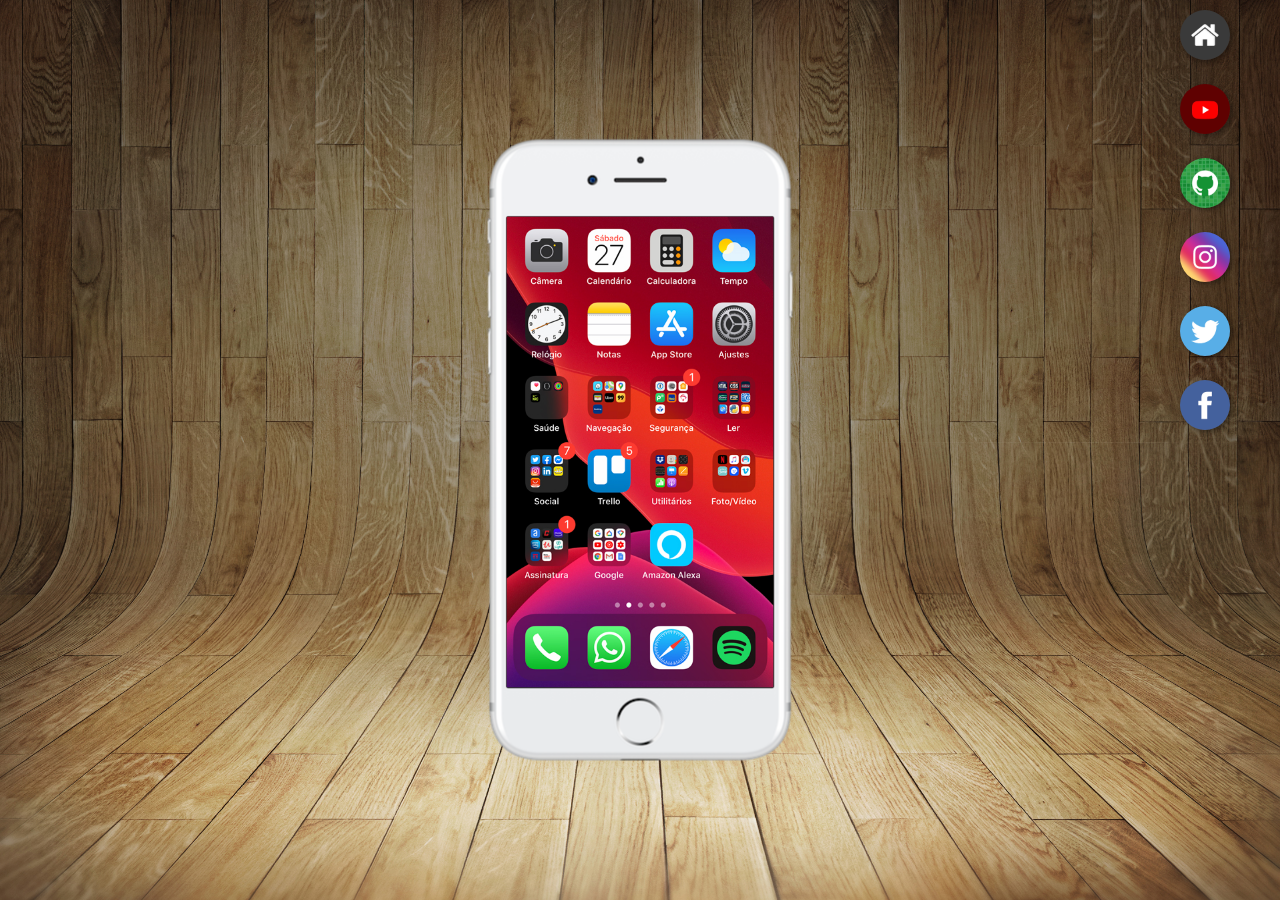
<file: index.html>
<!DOCTYPE html>
<html lang="pt-br">
<head>
    <meta charset="UTF-8">
    <meta name="viewport" content="width=device-width, initial-scale=1.0">
    <link rel="shortcut icon" href="favicon.ico" type="image/x-icon">
    <link rel="stylesheet" href="estilos/style.css">

    <title>Projeto Redes Sociais</title>
</head>
<body>
    <main>
        <section id="telefone">
            <iframe src="home.html" name="tela" id="tela" frameborder="0">Seu navegador não é compatível com isso.</iframe>
        </section>
        <section id="redes-sociais">
            <a href="home.html" target="tela"><img src="imagens/logo-home.jpg" alt="Home"></a><br>
            <a href="youtube.html" target="tela"><img src="imagens/logo-youtube.jpg" alt="YouTube"></a><br>
            <a href="github.html" target="tela"><img src="imagens/logo-github.jpg" alt="GitHob"></a><br>
            <a href="instagram.html" target="tela"><img src="imagens/logo-instagram.jpg" alt="Instagram"></a><br>
            <a href="twitter.html" target="tela"><img src="imagens/logo-twitter.jpg" alt="Twitter"></a><br>
            <a href="facebook.html" target="tela"><img src="imagens/logo-facebook.jpg" alt="Facebook"></a>
        </section>
    </main>
</body>
</html>
</file>
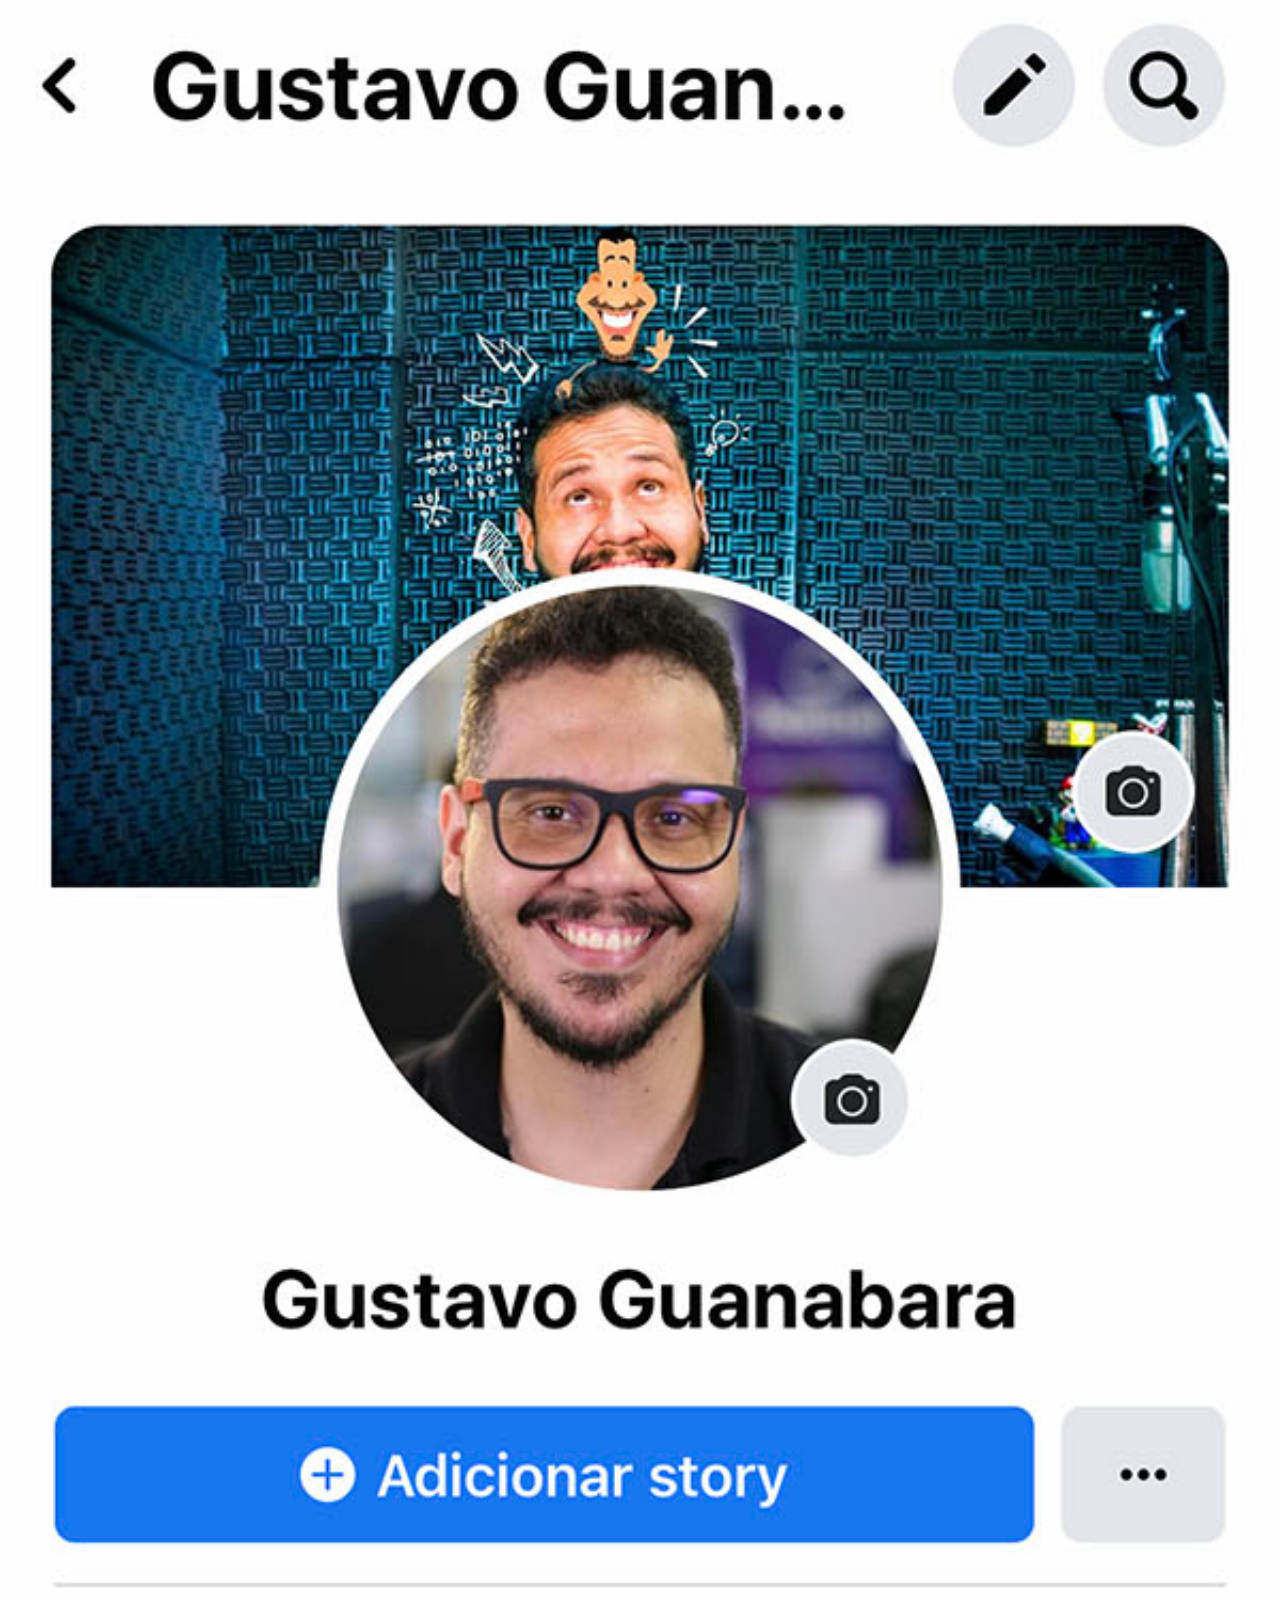
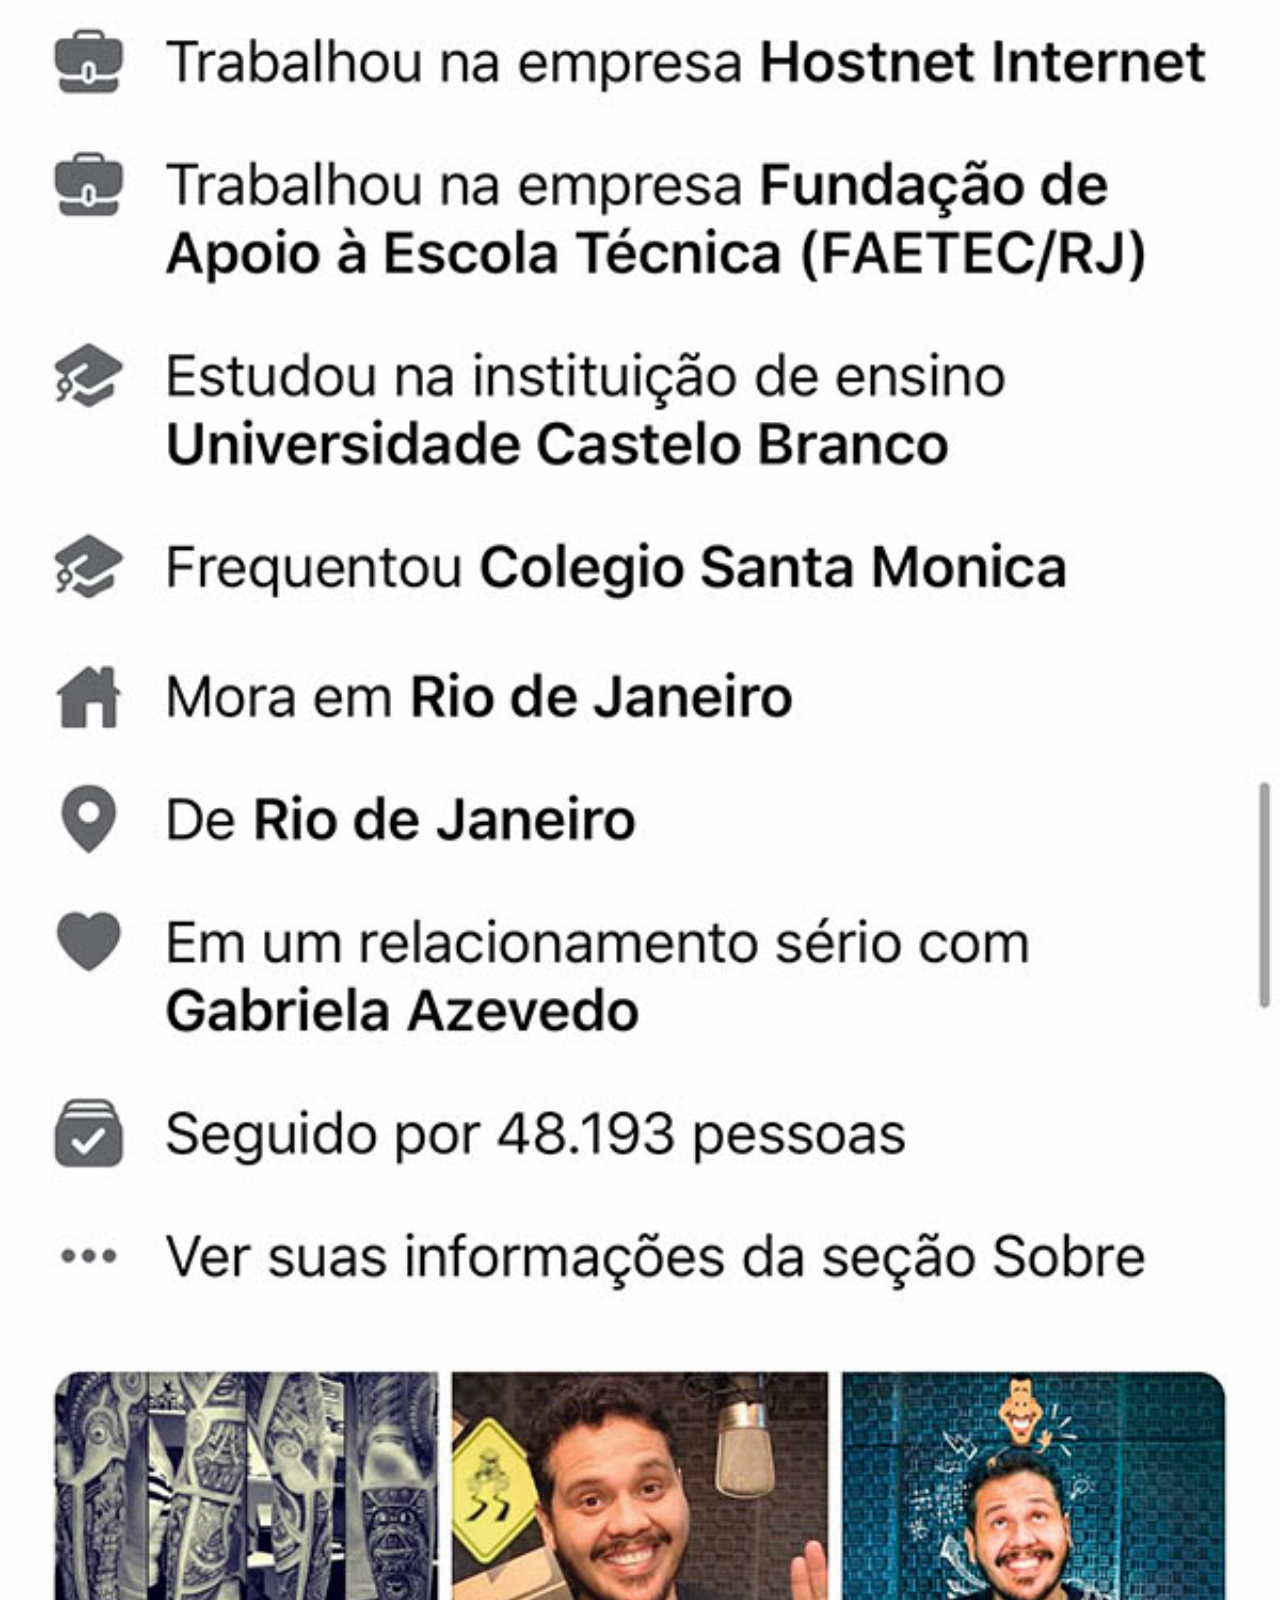
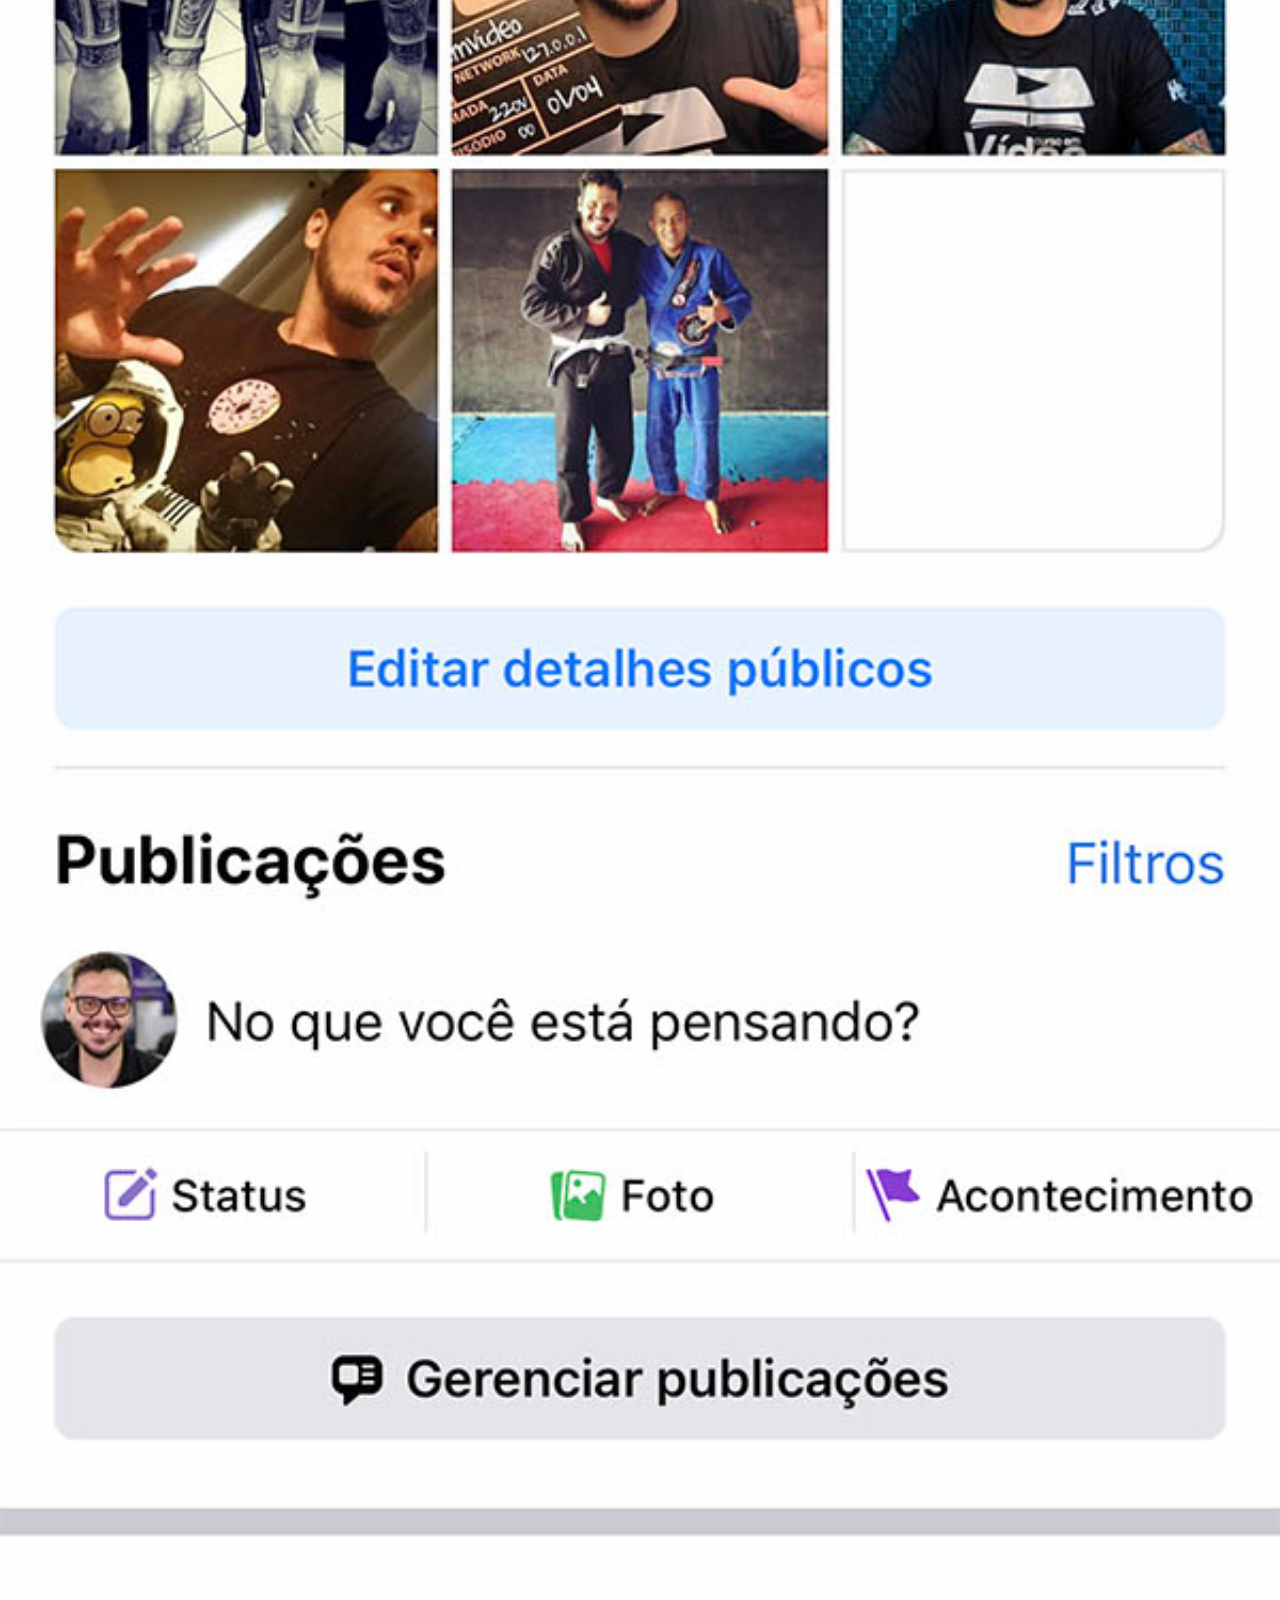
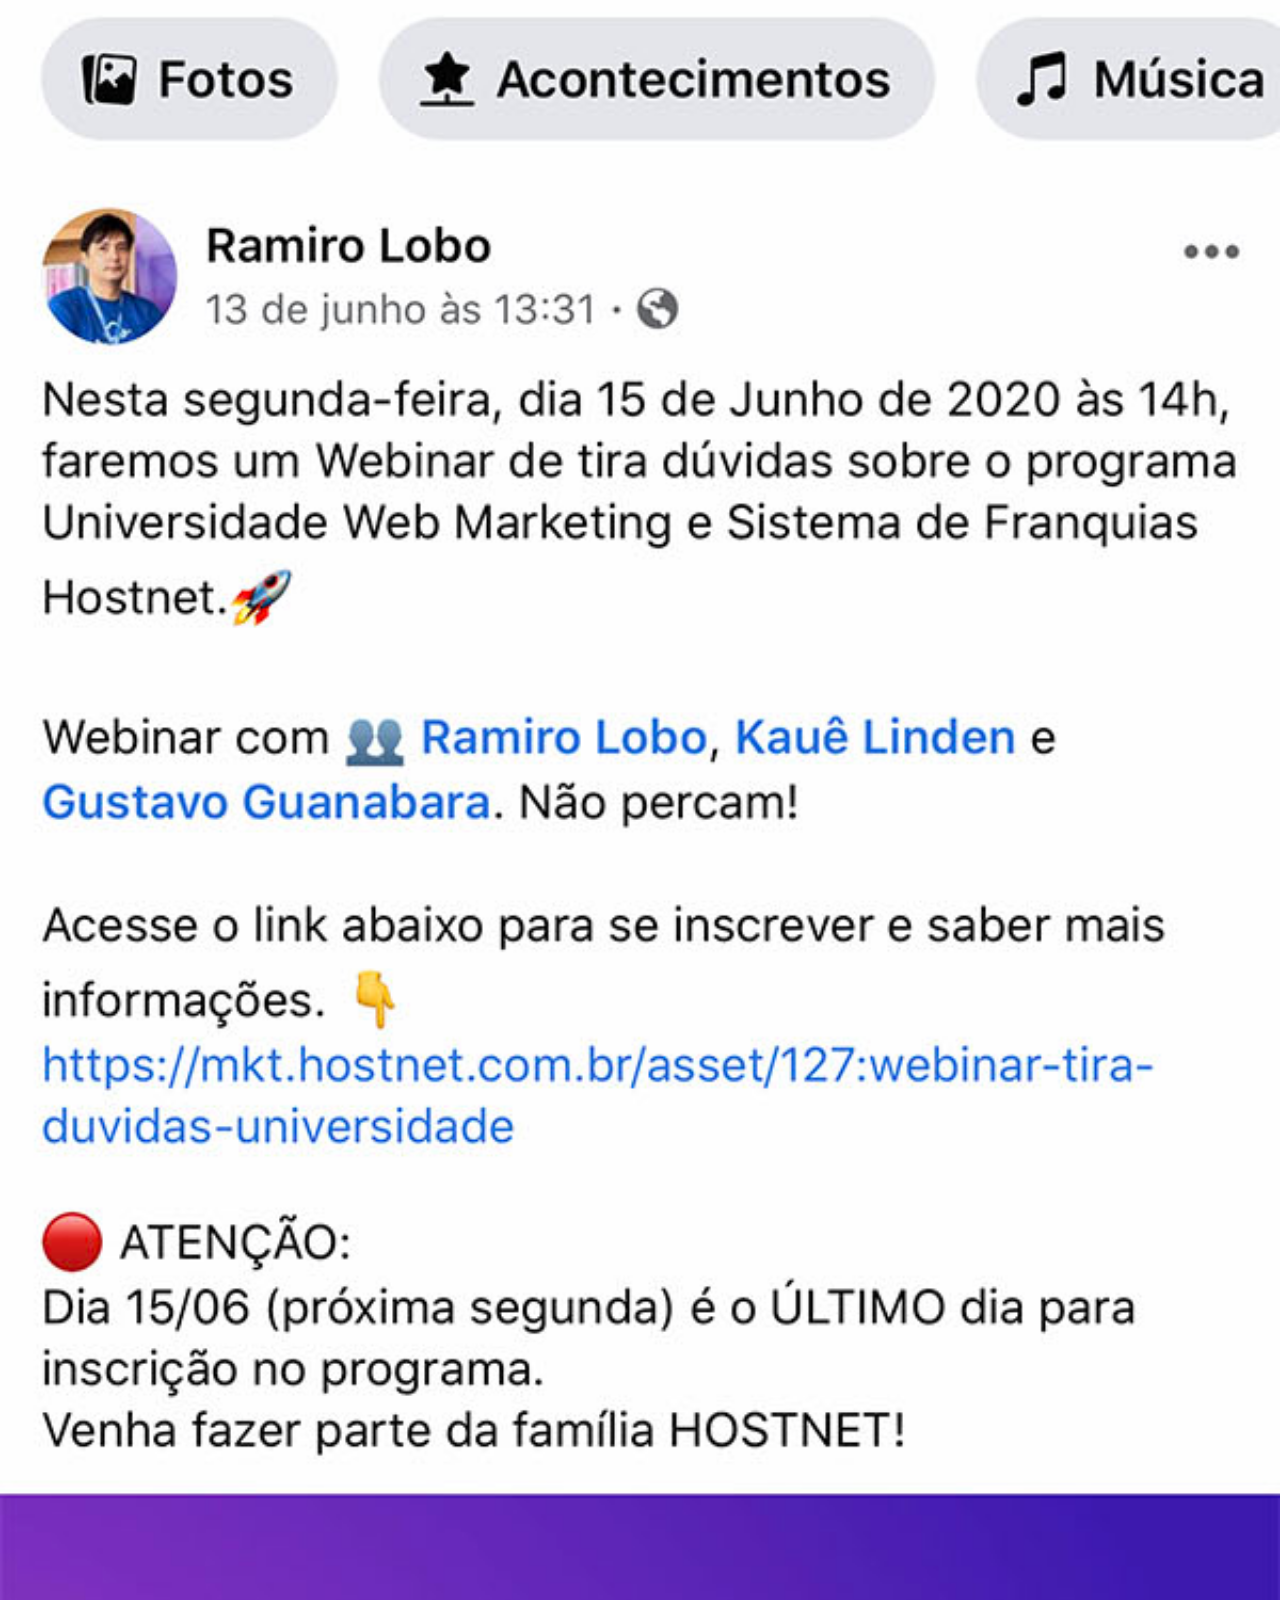
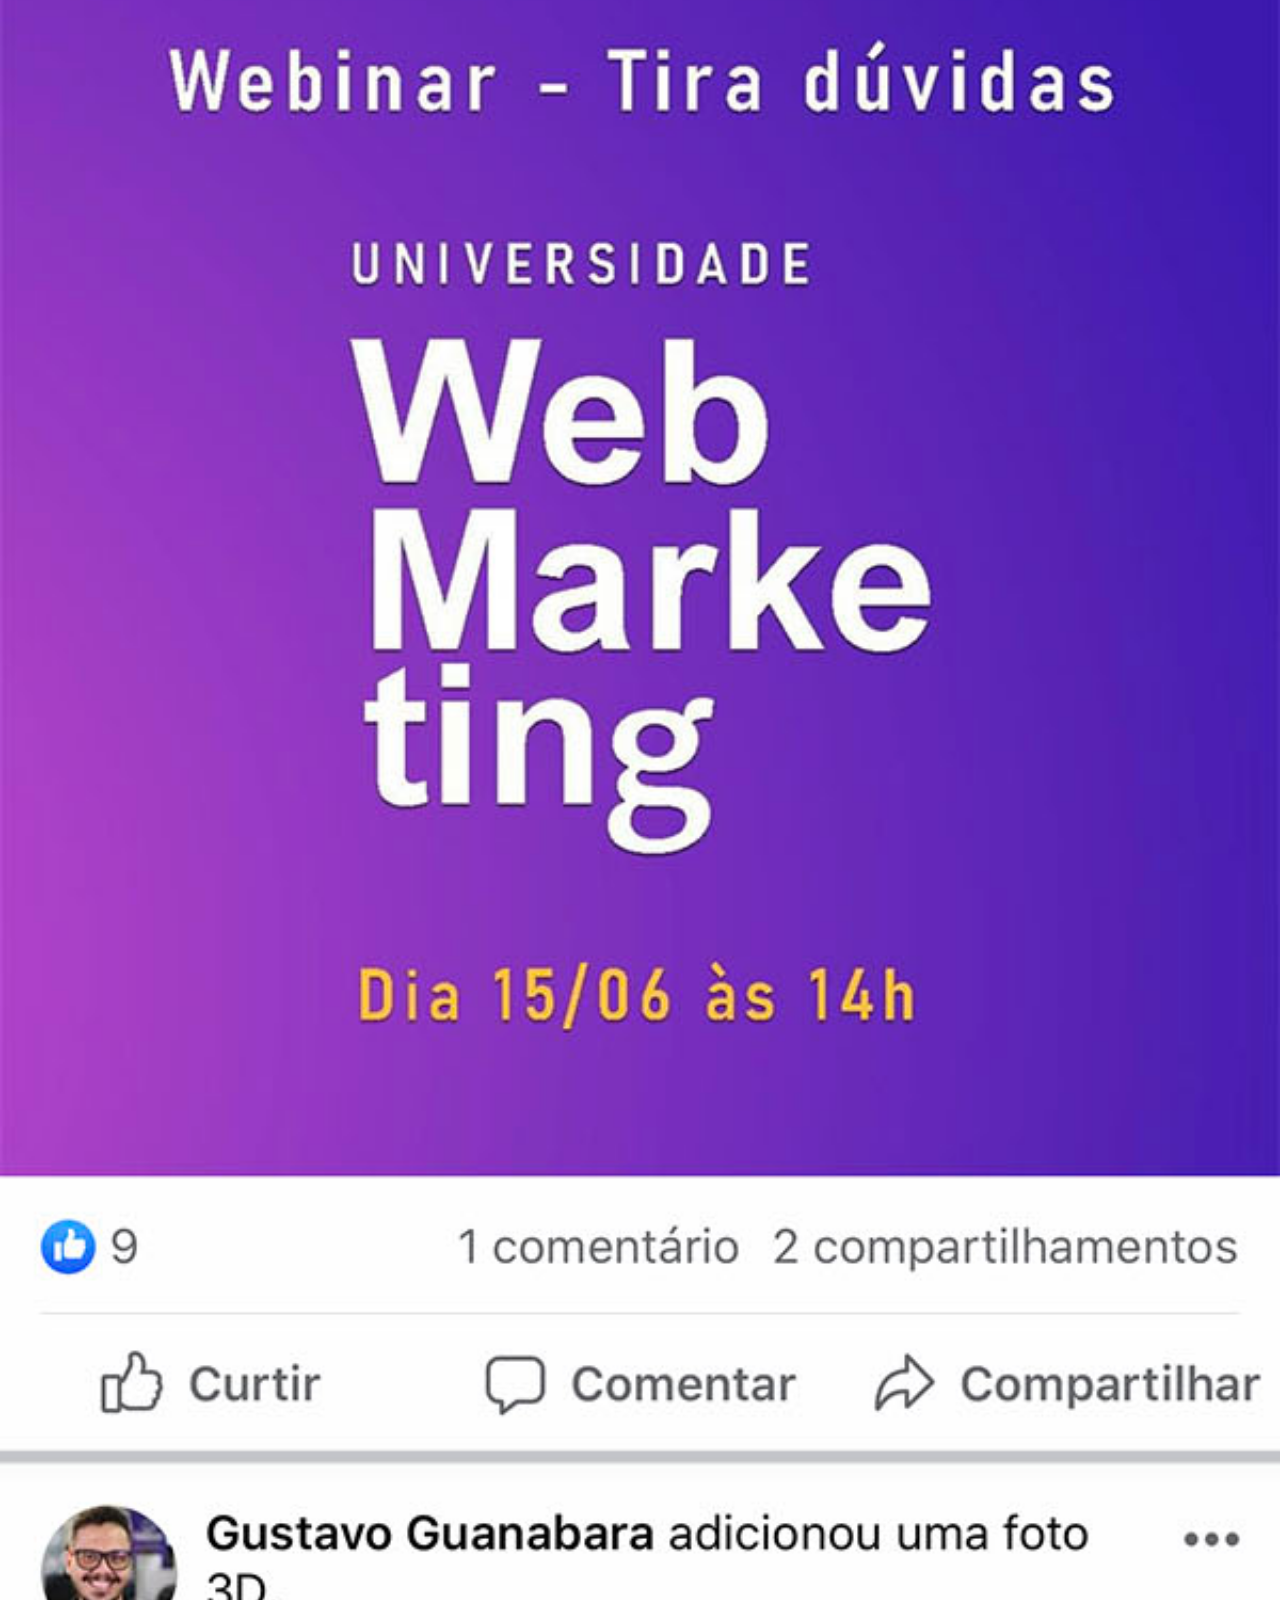
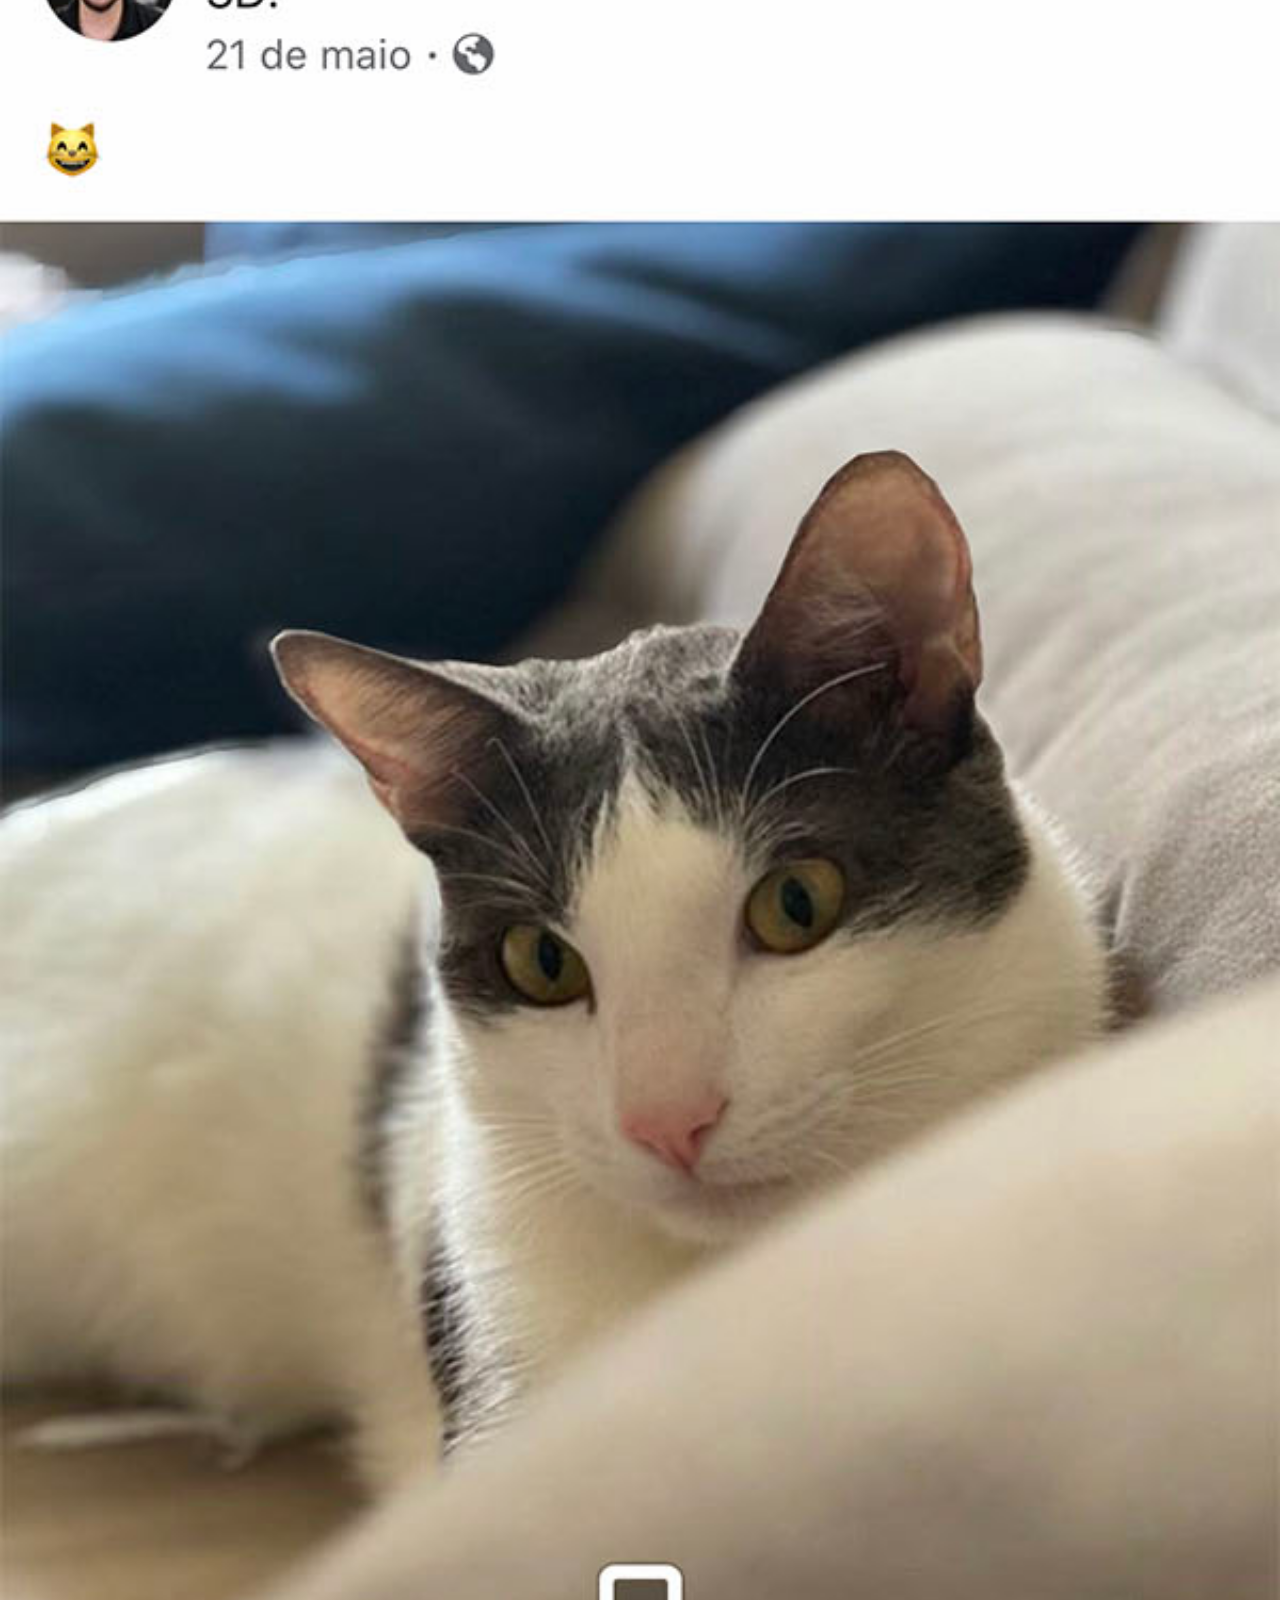
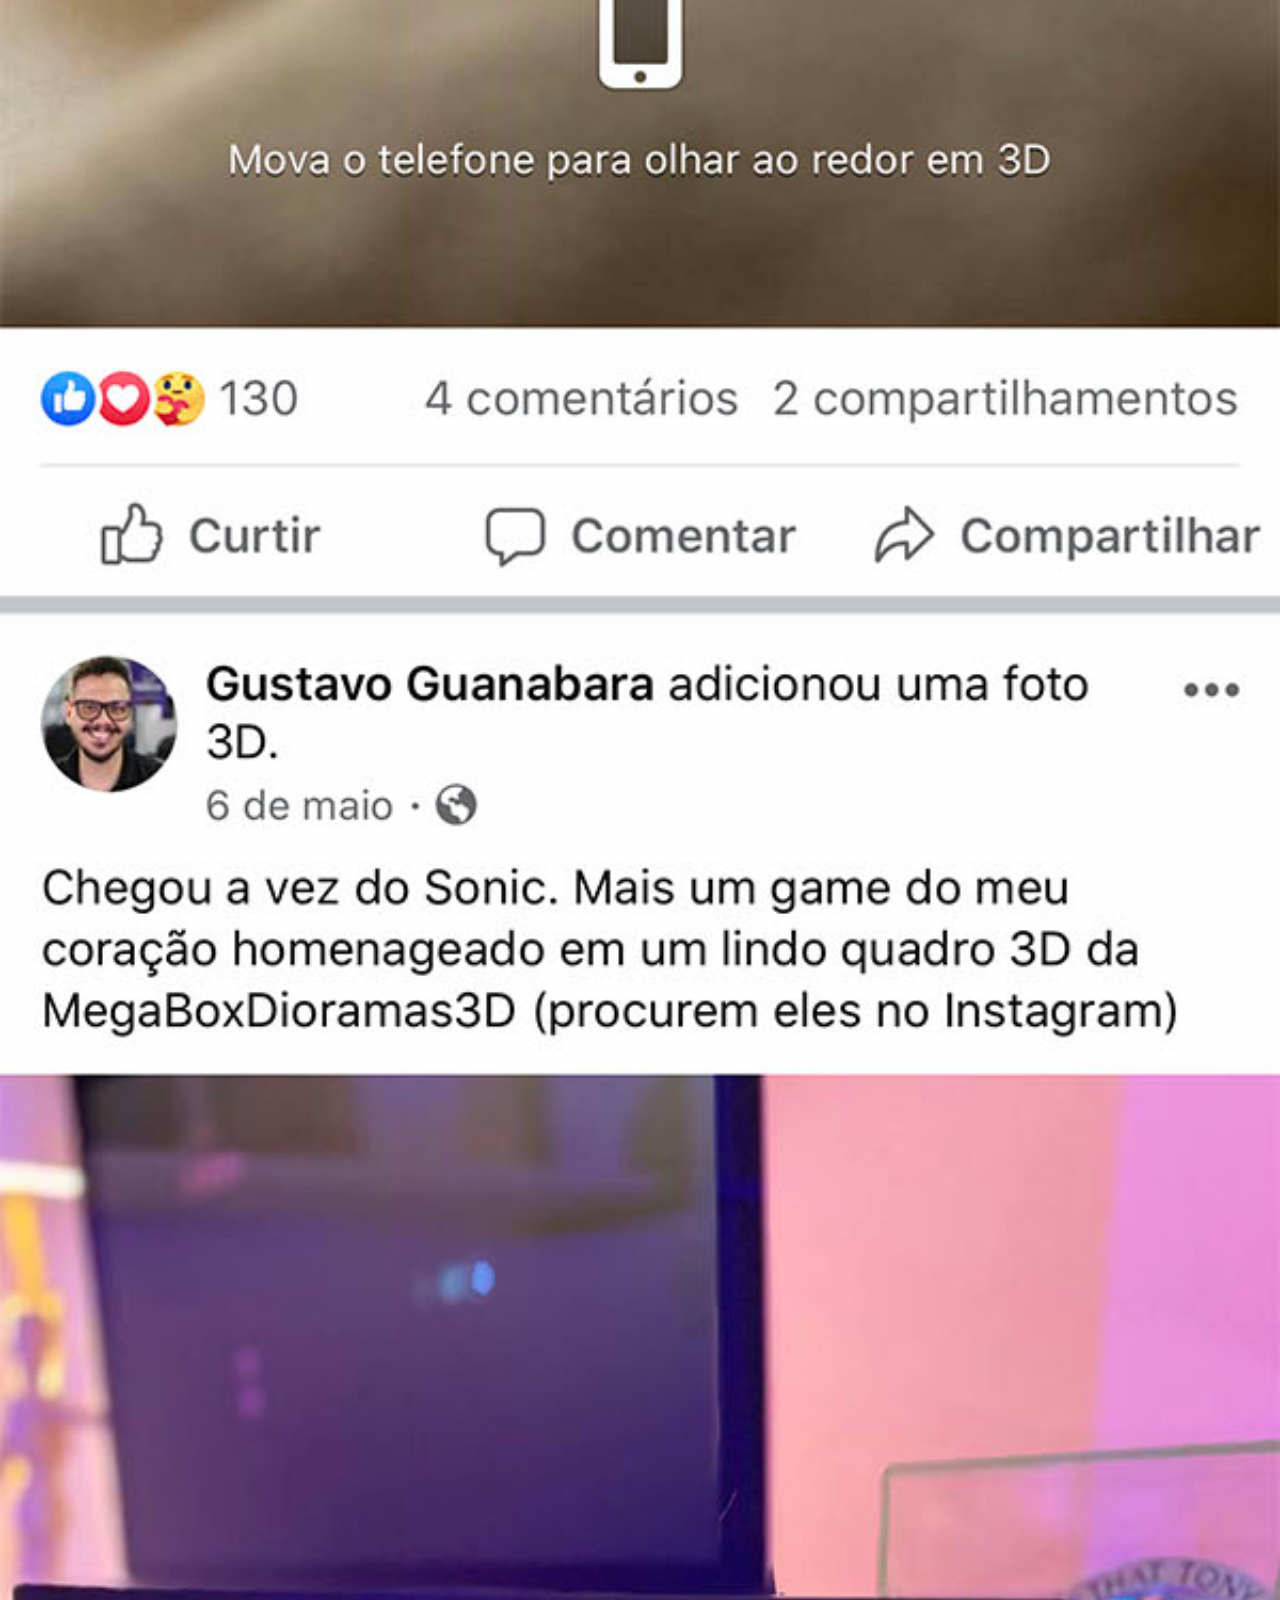
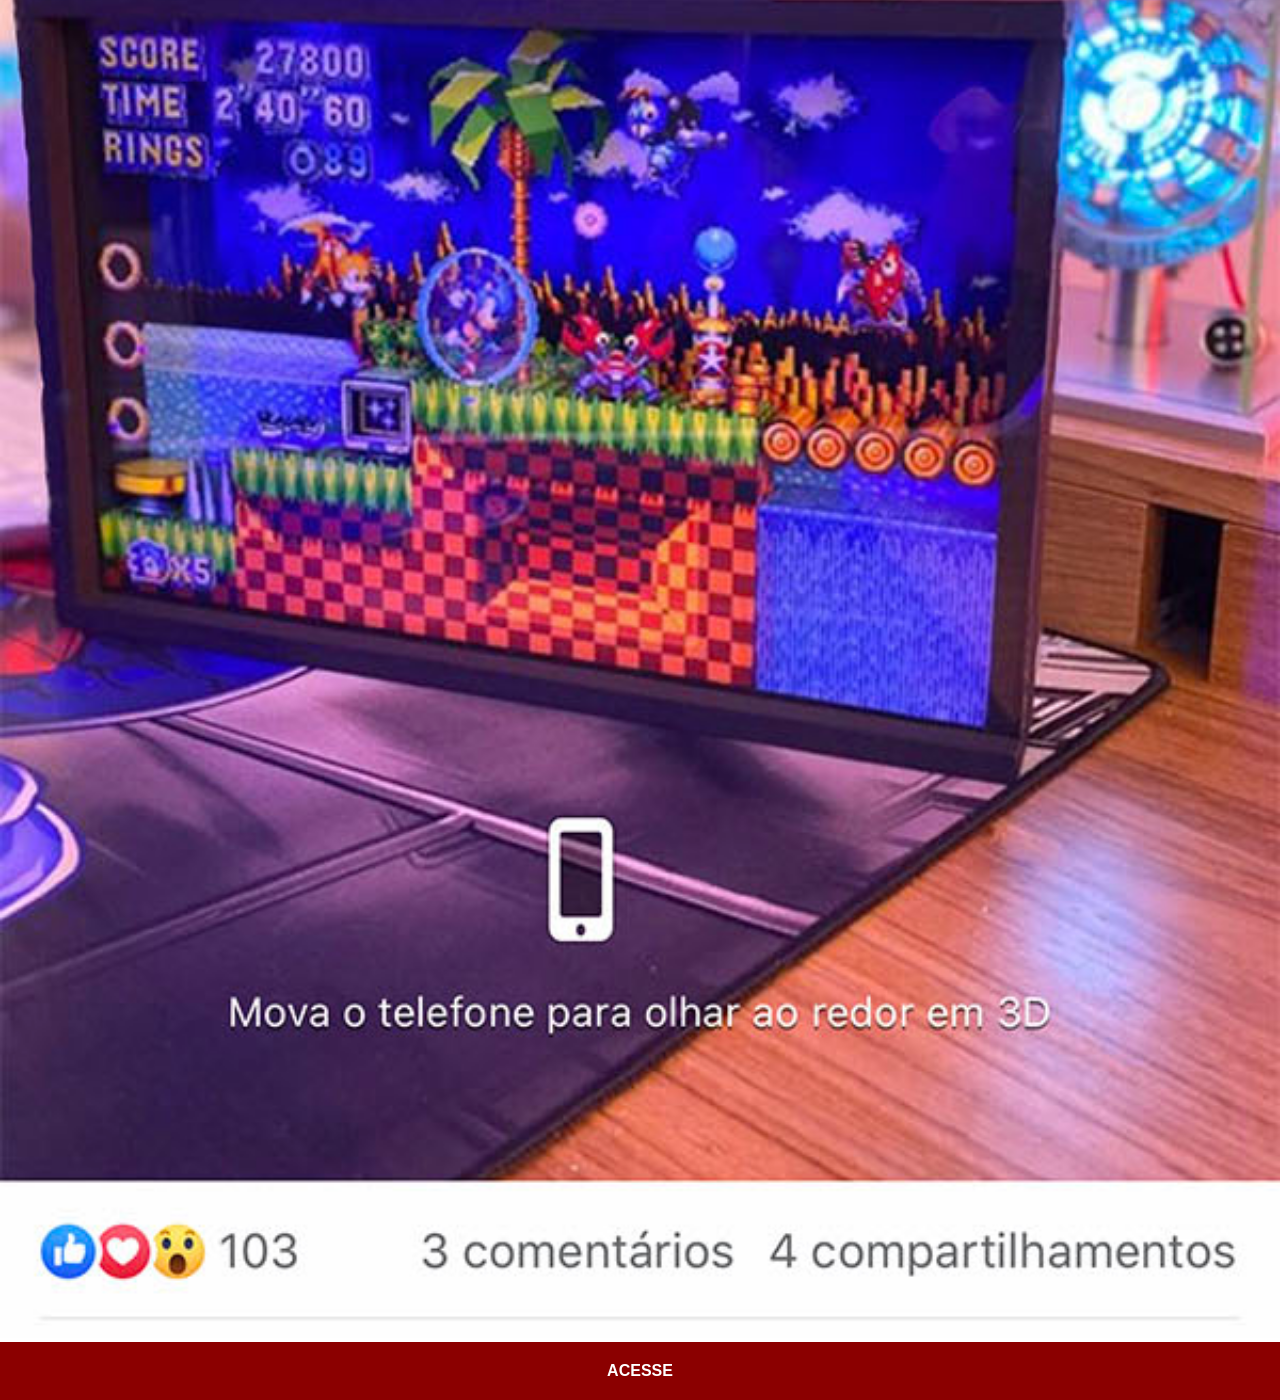
<file: facebook.html>
<!DOCTYPE html>
<html lang="pt-br">
<head>
    <meta charset="UTF-8">
    <meta name="viewport" content="width=device-width, initial-scale=1.0">
    <title>Fadebook</title>
    <link rel="stylesheet" href="estilos/social.css">
</head>
<body>
    <img src="imagens/tela-facebook.jpg" alt="Facebook">
    <a href="https://www.facebook.com/CursosEmVideo/?locale=pt_BR" target="_blank">ACESSE</a>
</body>
</html>
</file>
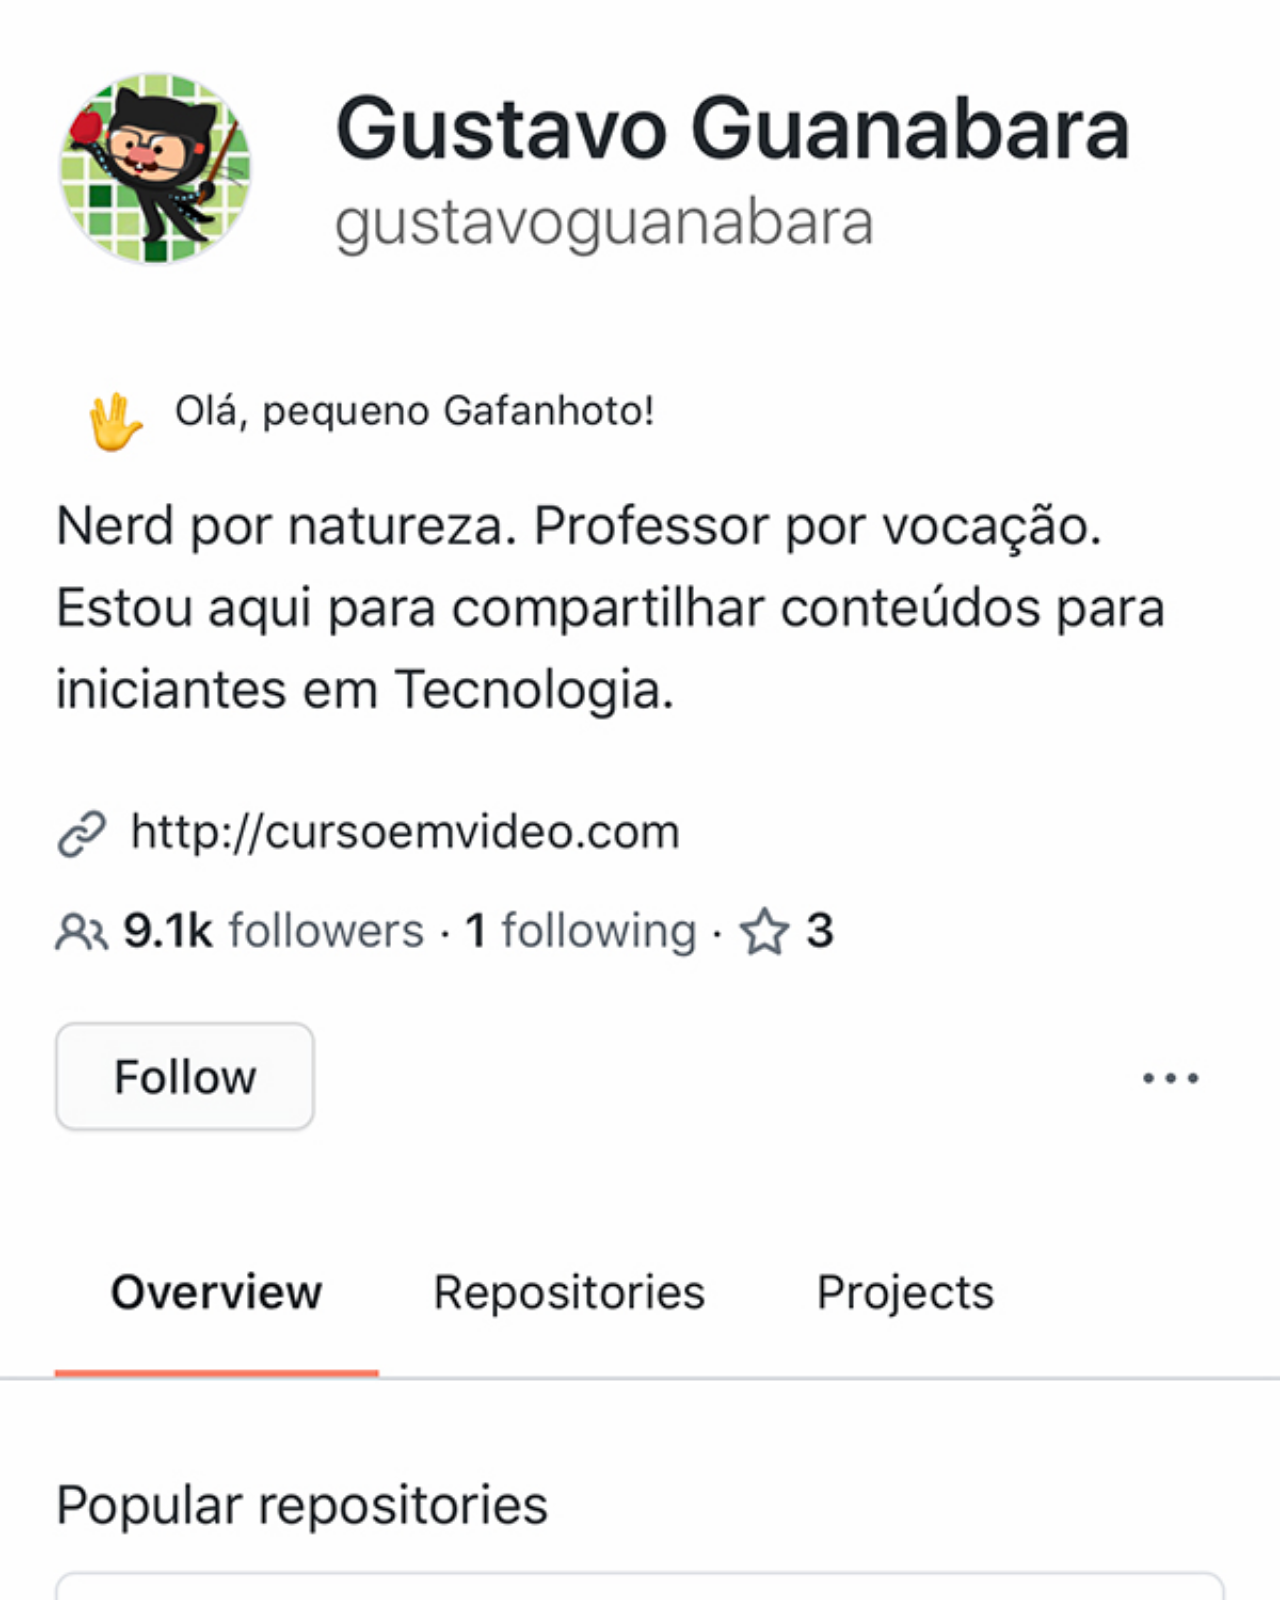
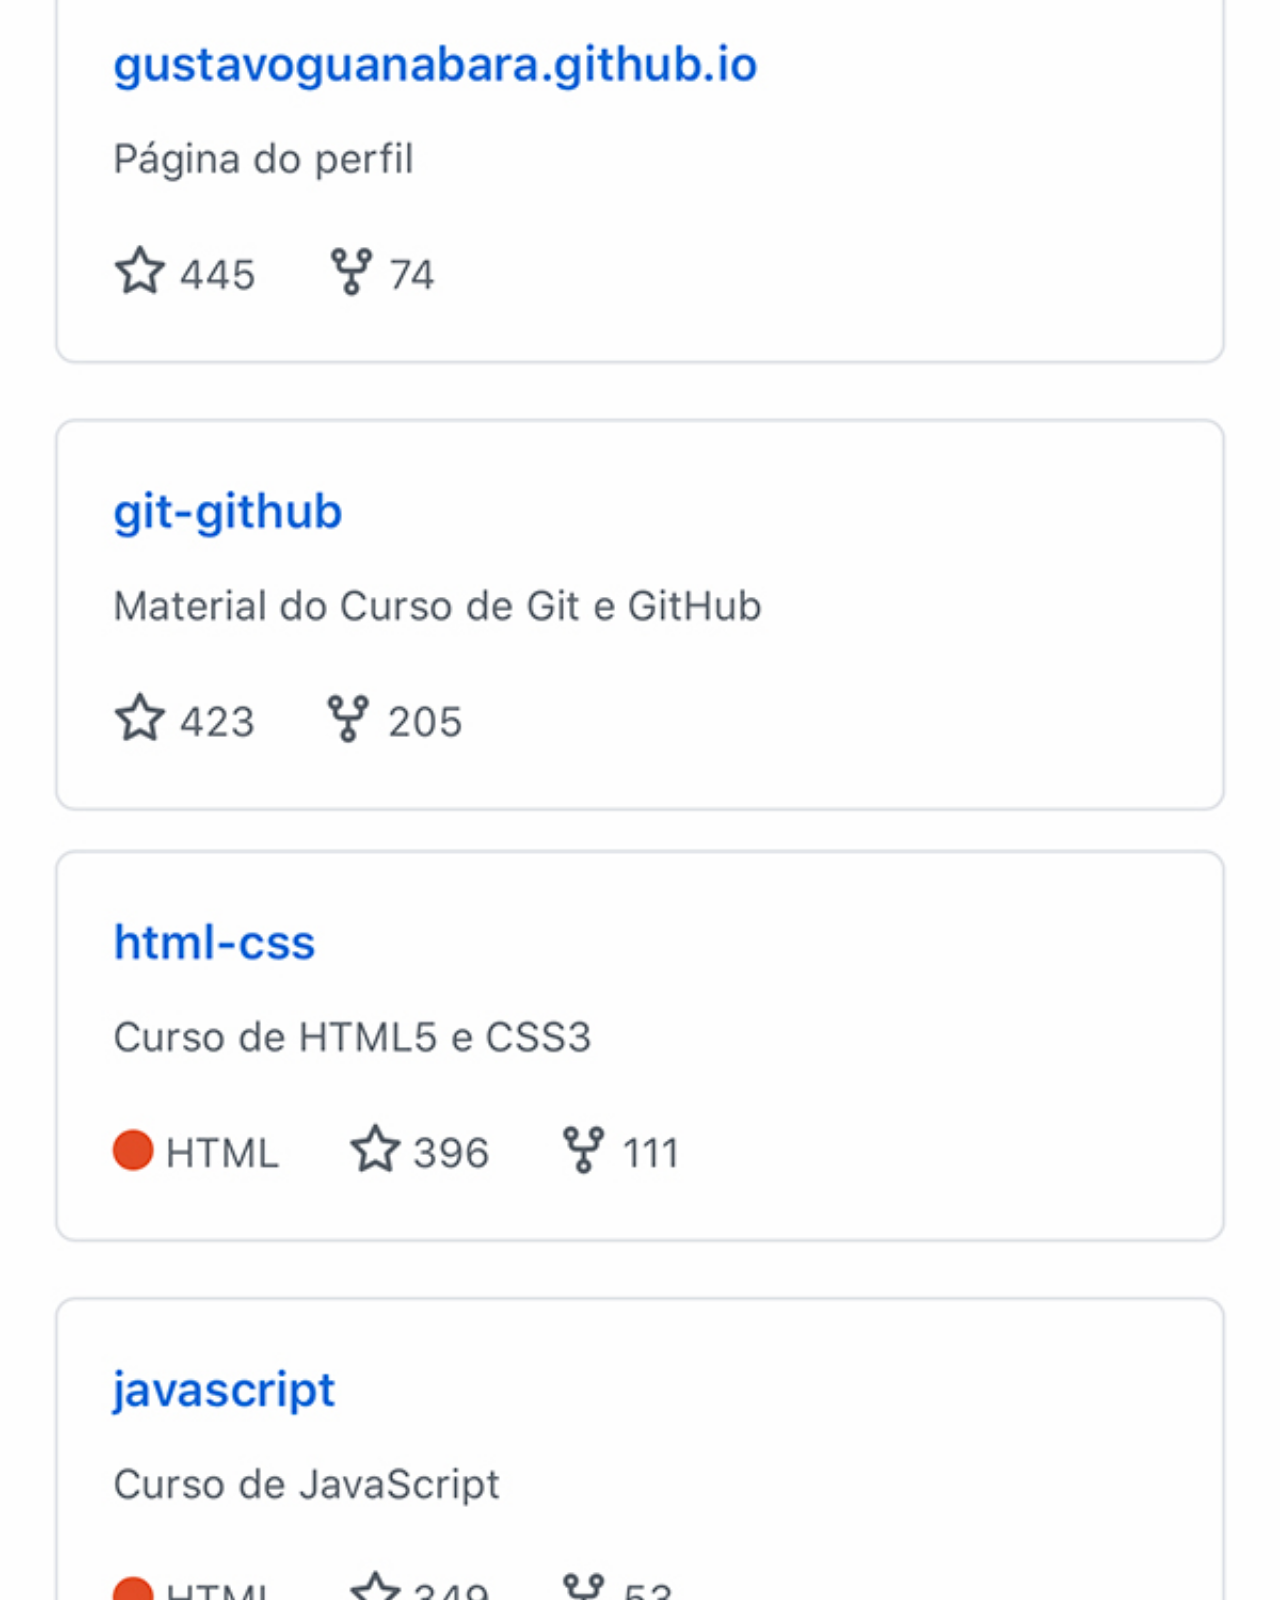
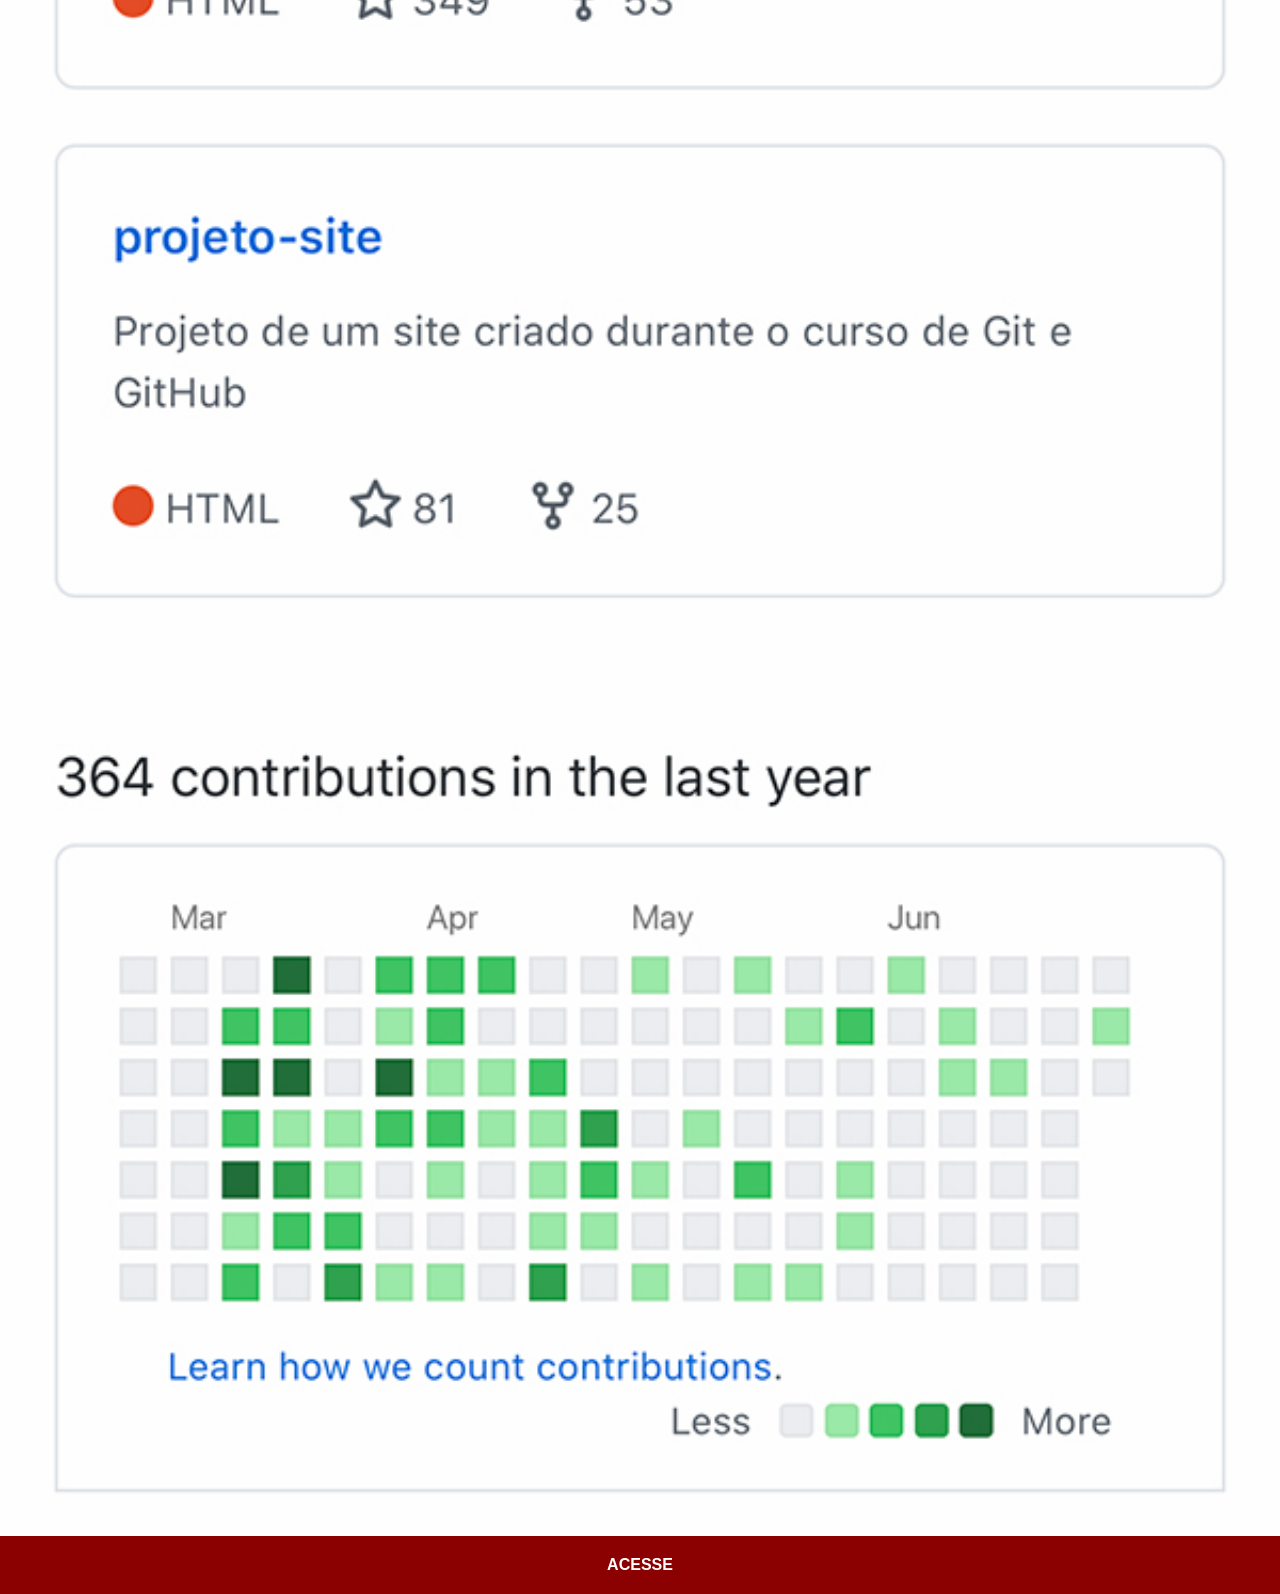
<file: github.html>
<!DOCTYPE html>
<html lang="pt-br">
<head>
    <meta charset="UTF-8">
    <meta name="viewport" content="width=device-width, initial-scale=1.0">
    <title>GitHub</title>
    <link rel="stylesheet" href="estilos/social.css">
</head>
<body>
    <img src="imagens/tela-github.jpg" alt="GitHub">
    <a href="https://github.com/gustavoguanabara" target="_blank">ACESSE</a>
</body>
</html>
</file>
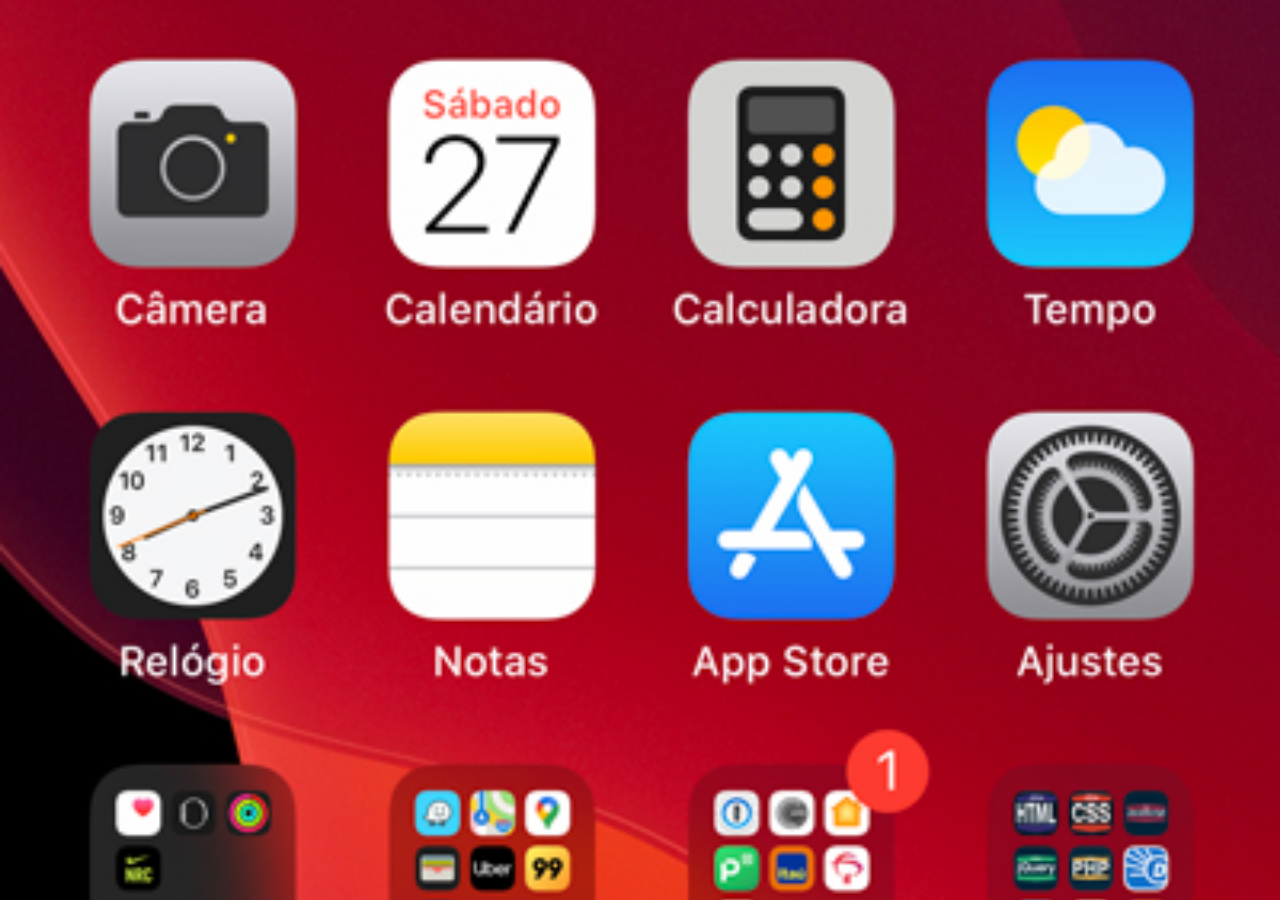
<file: home.html>
<!DOCTYPE html>
<html lang="pt-br">
<head>
        <meta charset="UTF-8">
        <meta name="viewport" content="width=device-width, initial-scale=1.0">
        <title>Home</title>
    </head>
    <style>
        * {             /* configuração geral de todo conteúdo */
        margin: 0px;
        padding: 0px;
    }

    body {   /* CONFIGURAÇÃO DA IMAGEM DA TELA INICIAL HOME */
        width: 100vw;    /* medida de LARGURA em "vW" significa = Viewport Width (Largura da Viewport) */
        height: 100vh;  /* medida de ALTURA em "vh" significa = Viewport Height (Altura da Viewport) */
        background: black url('./imagens/tela-home.jpg') no-repeat top center;
        background-size: cover;  /* COMANDO "cover" OCUPA TODO ESPAÇO NO IFRAME */
    }    
</style>
<body>

</body>
</html>
</file>
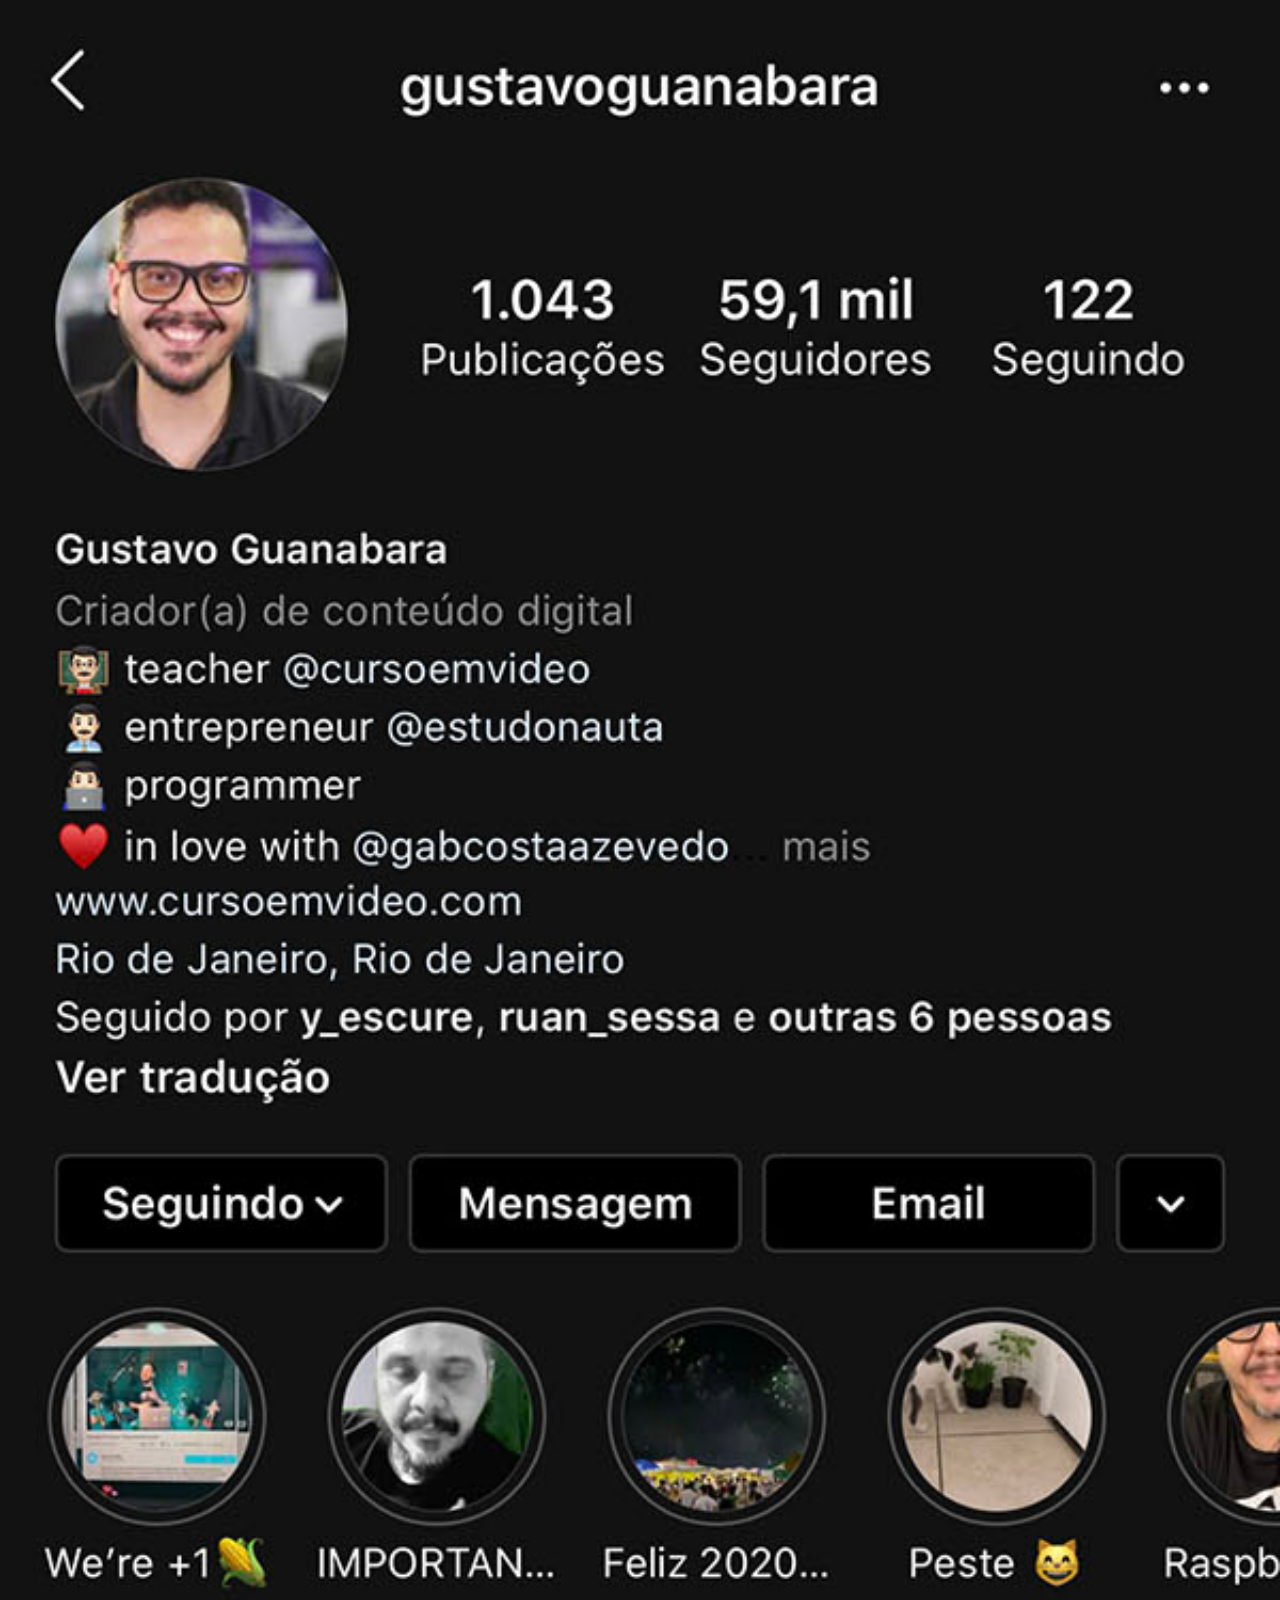
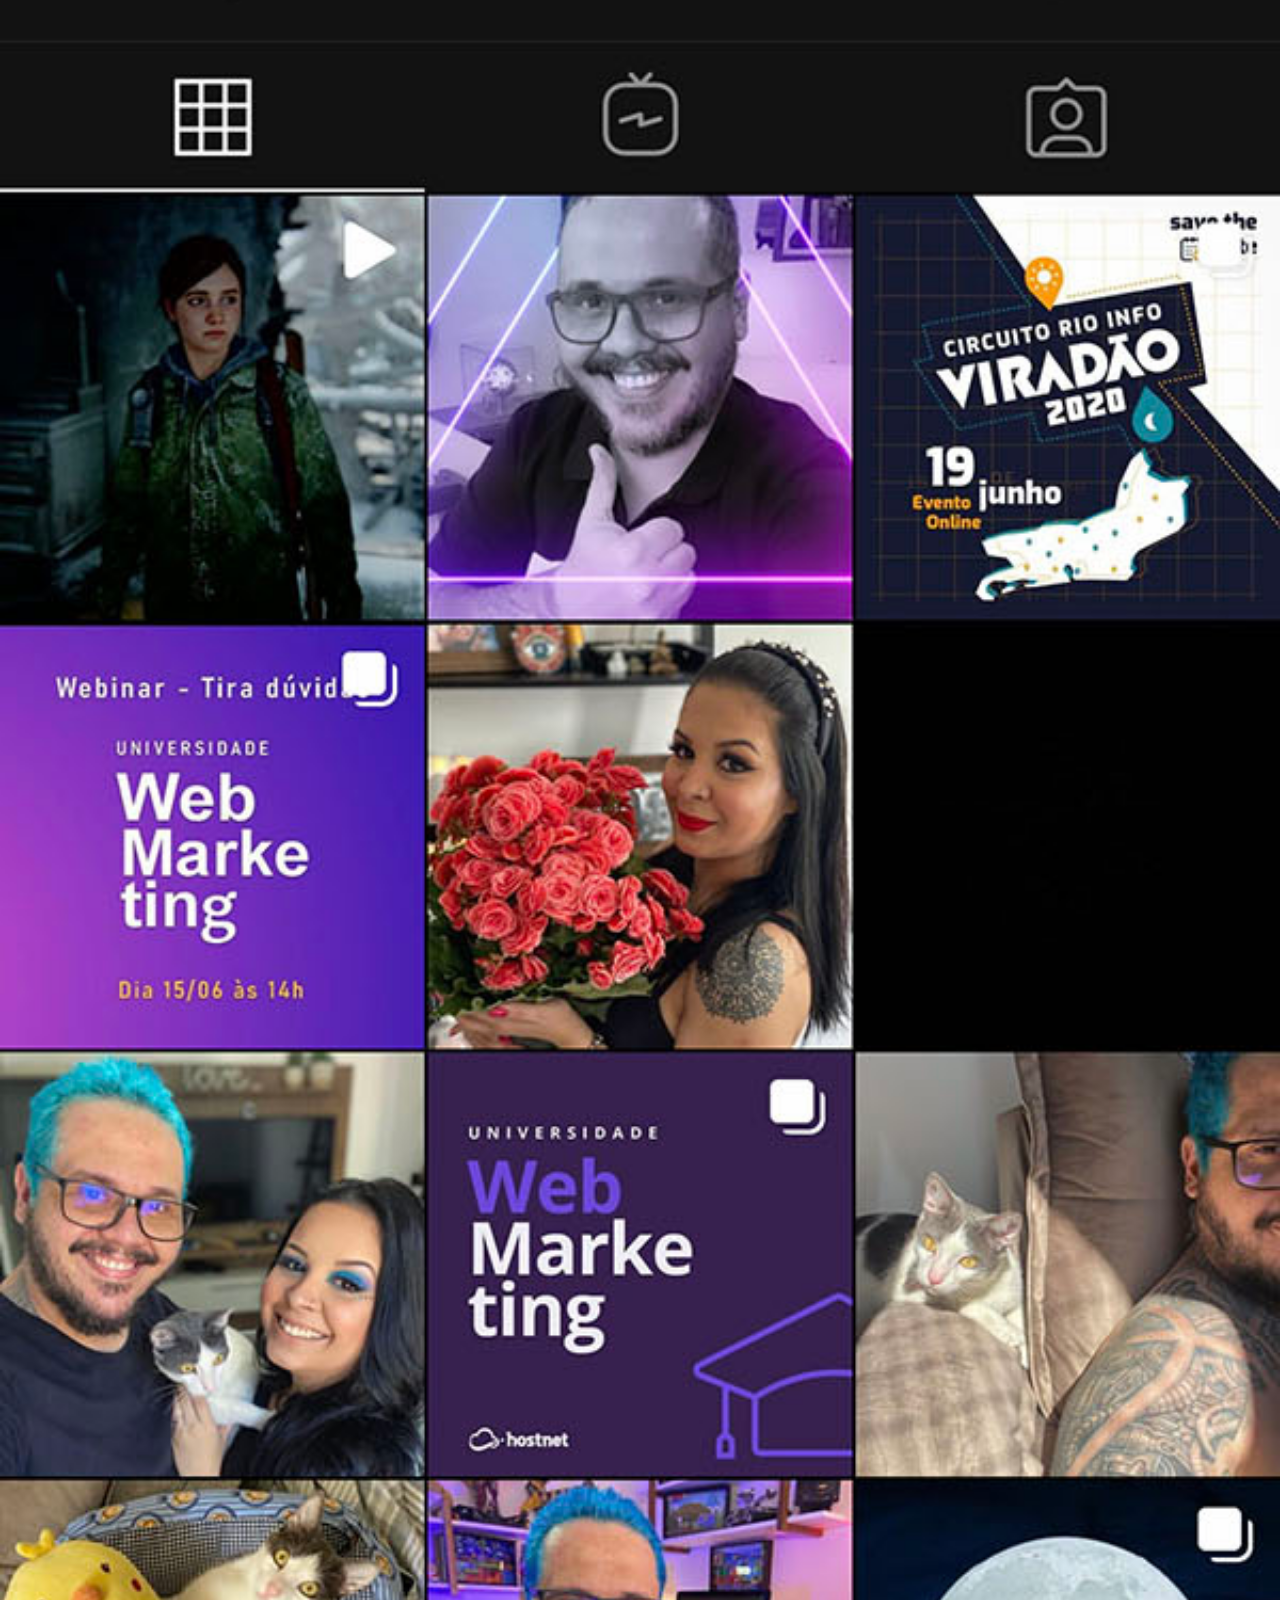
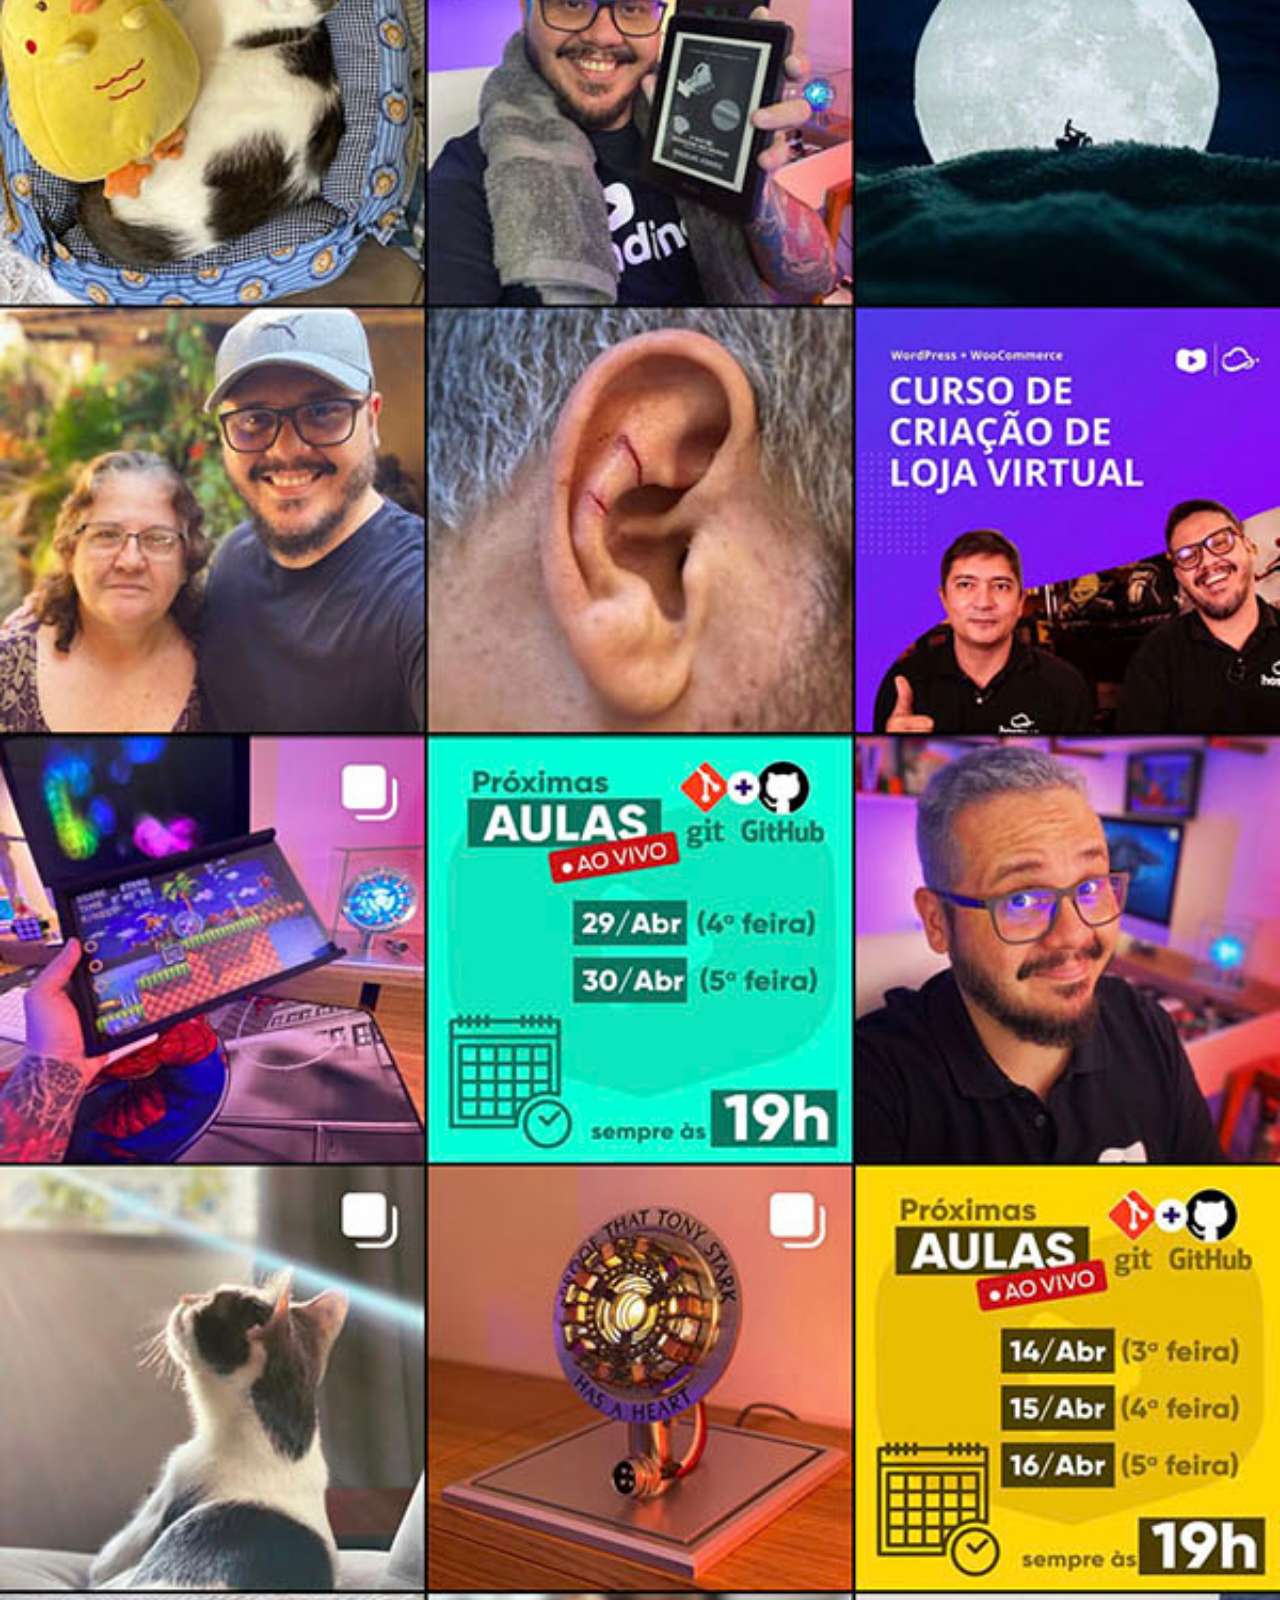
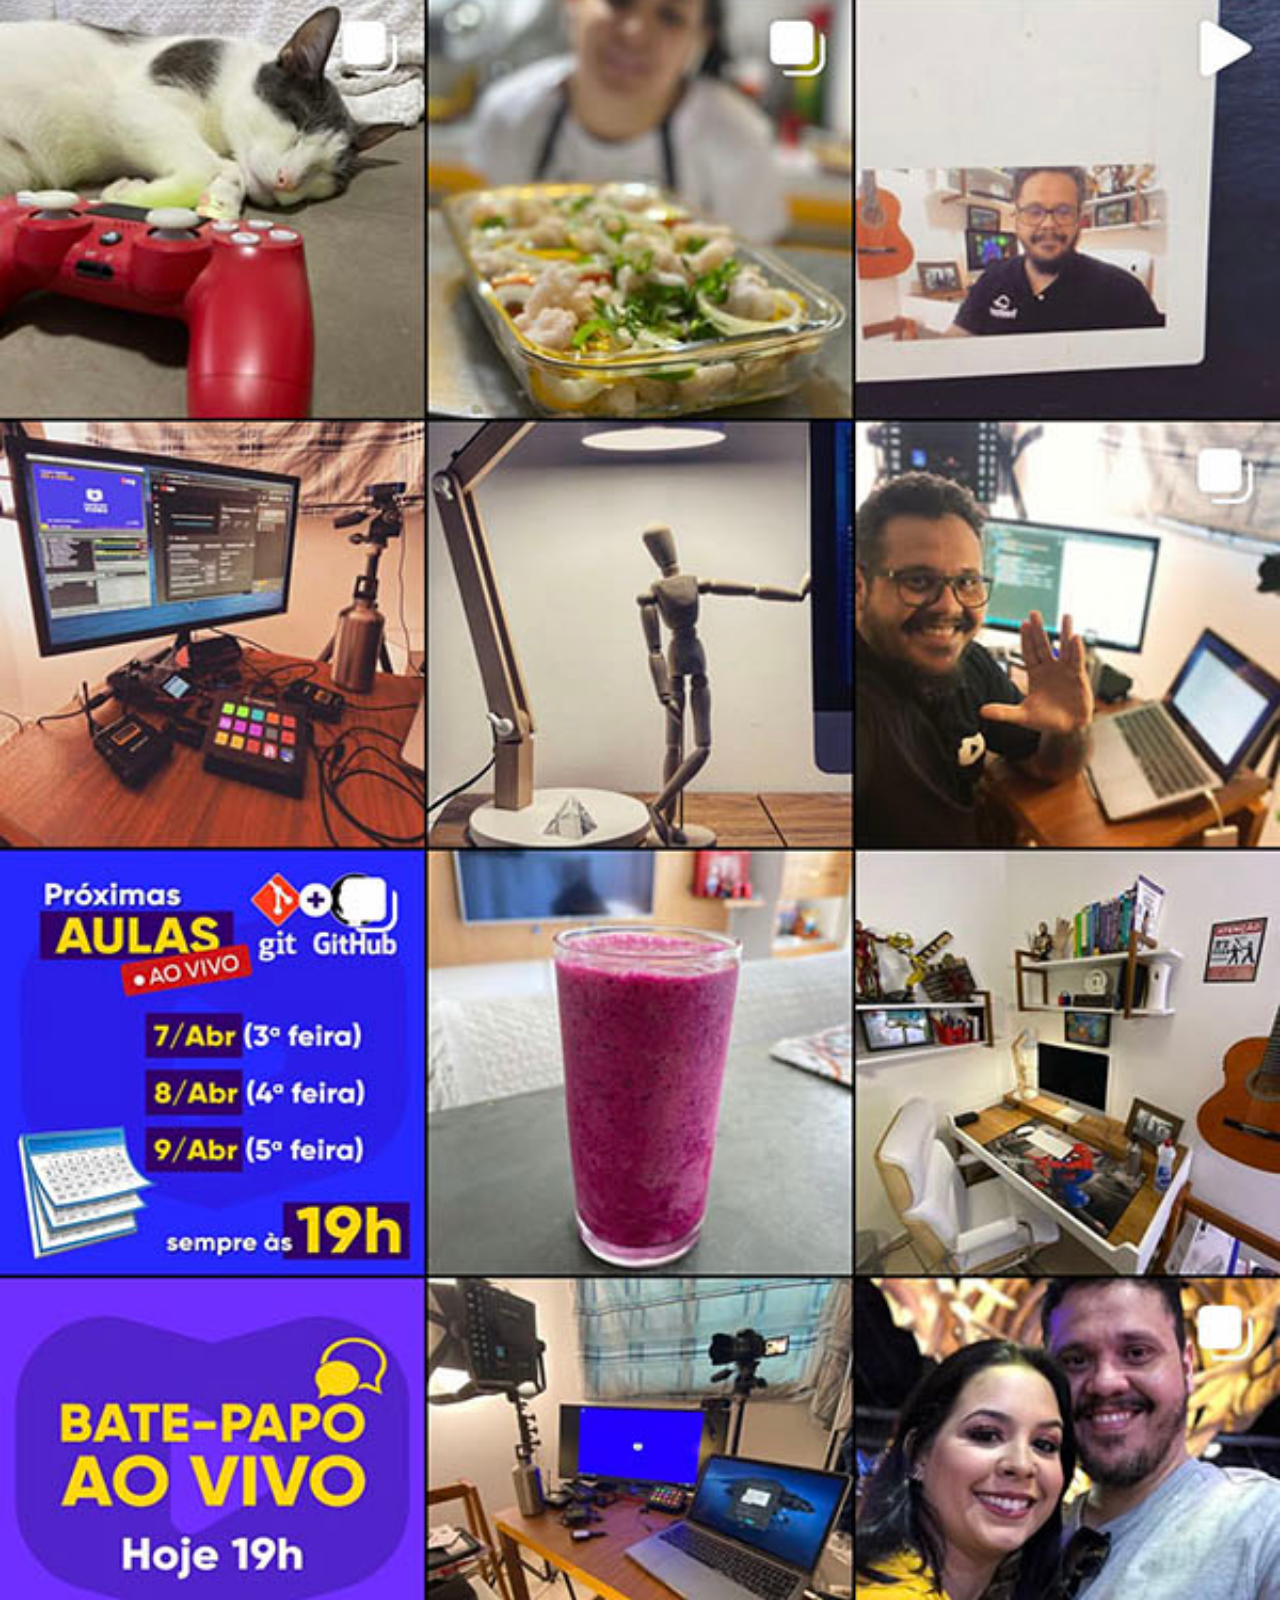
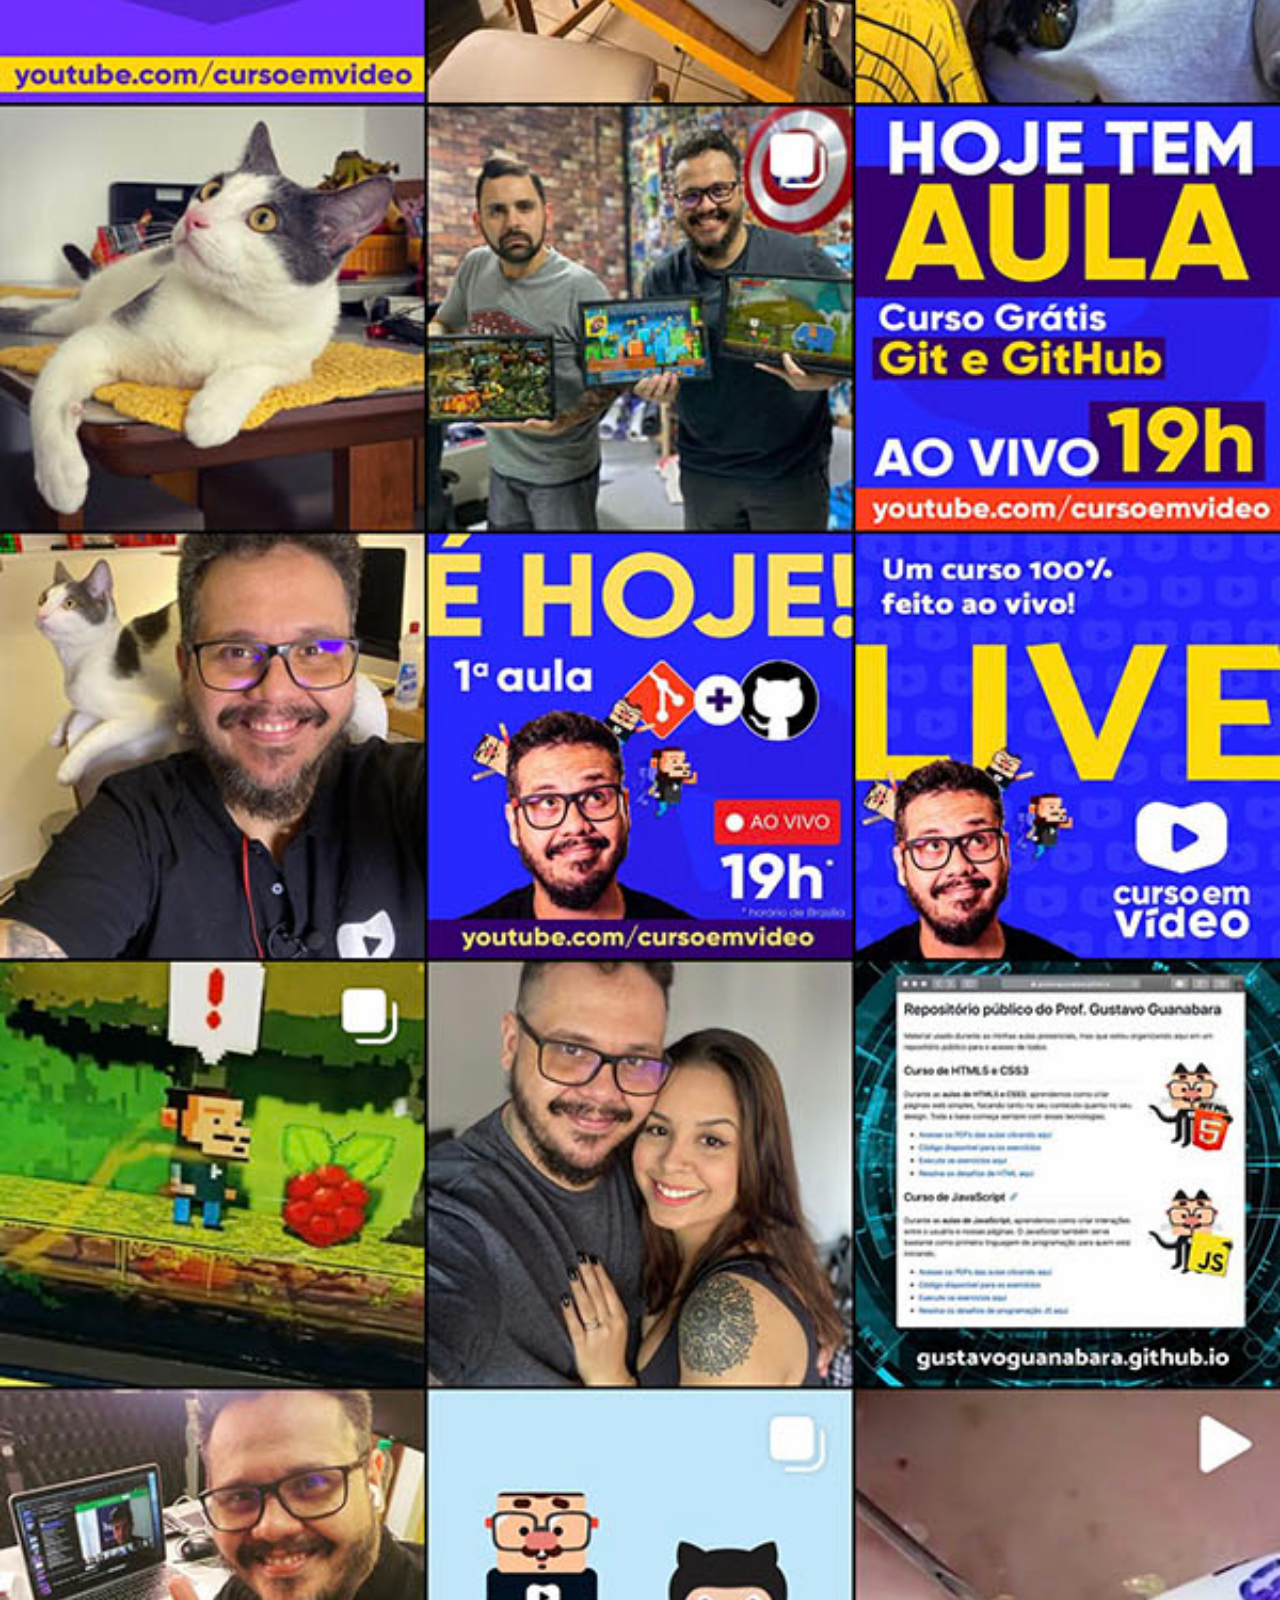
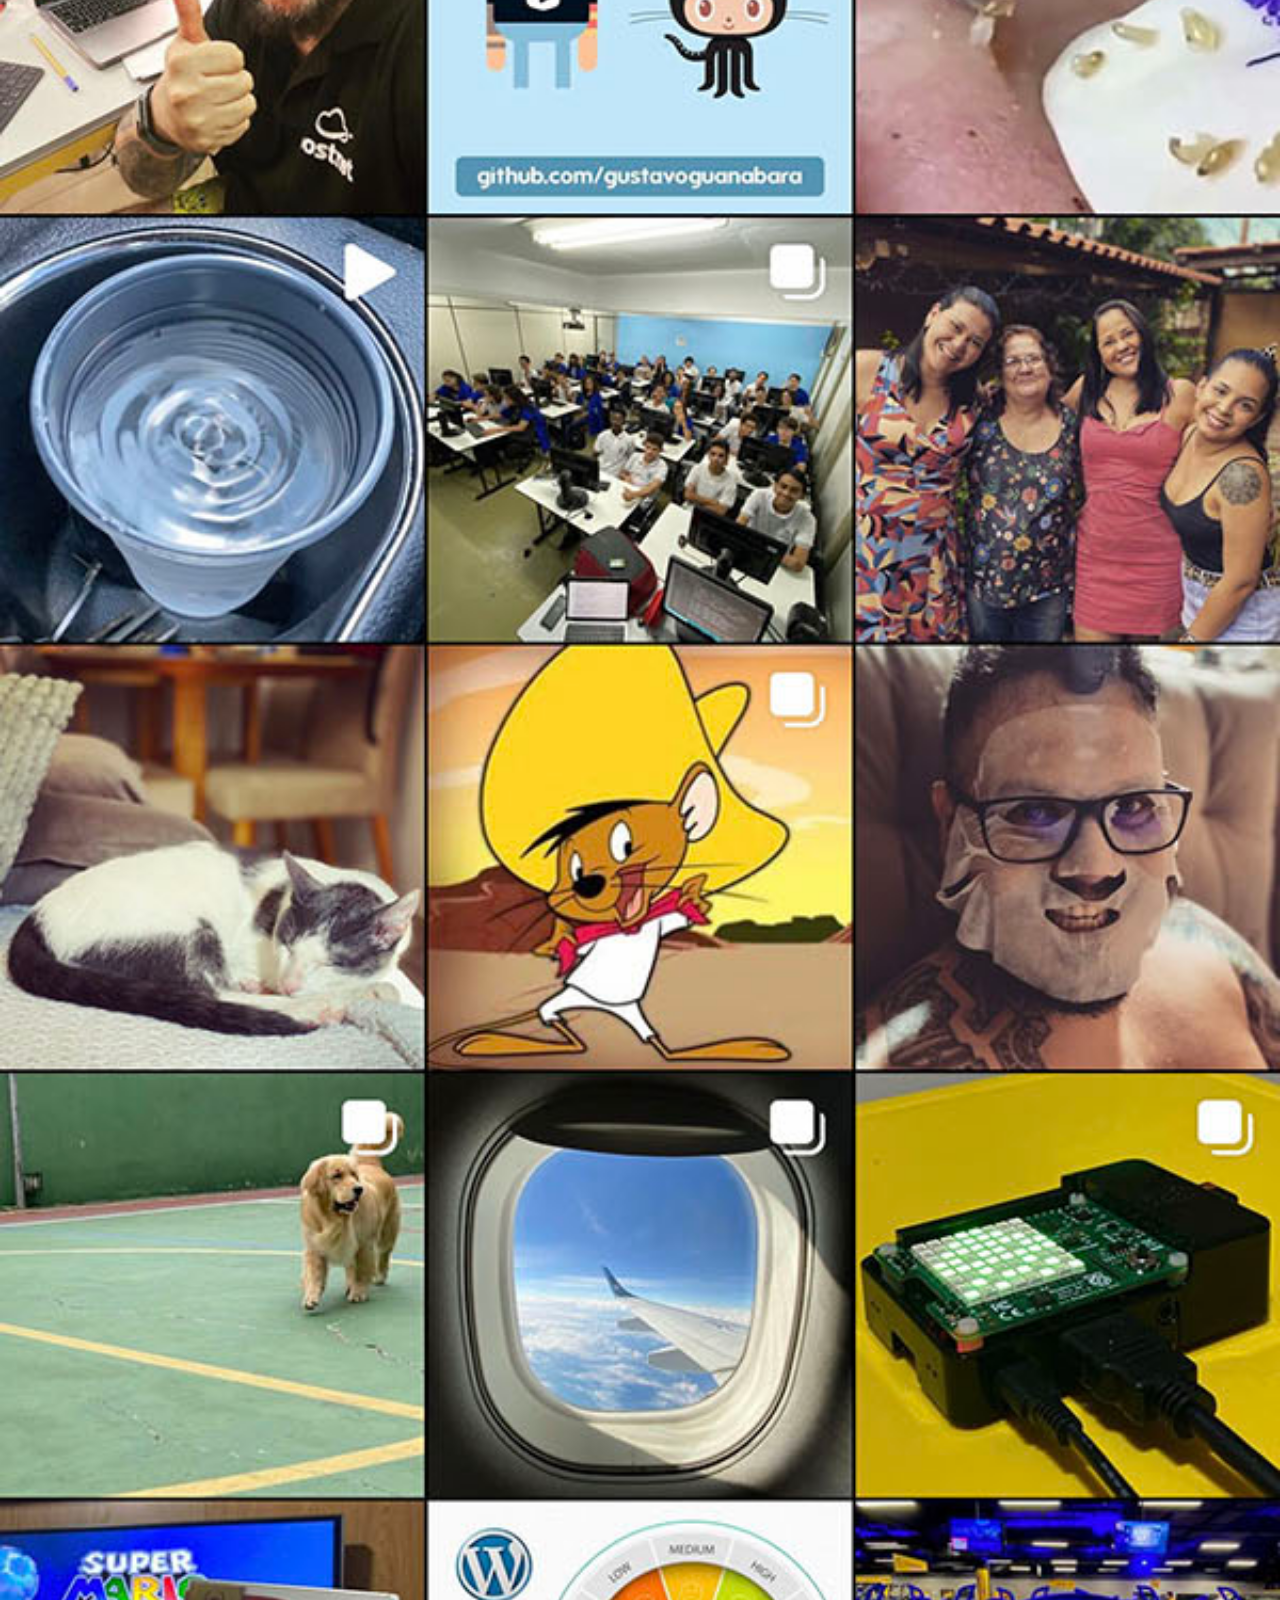
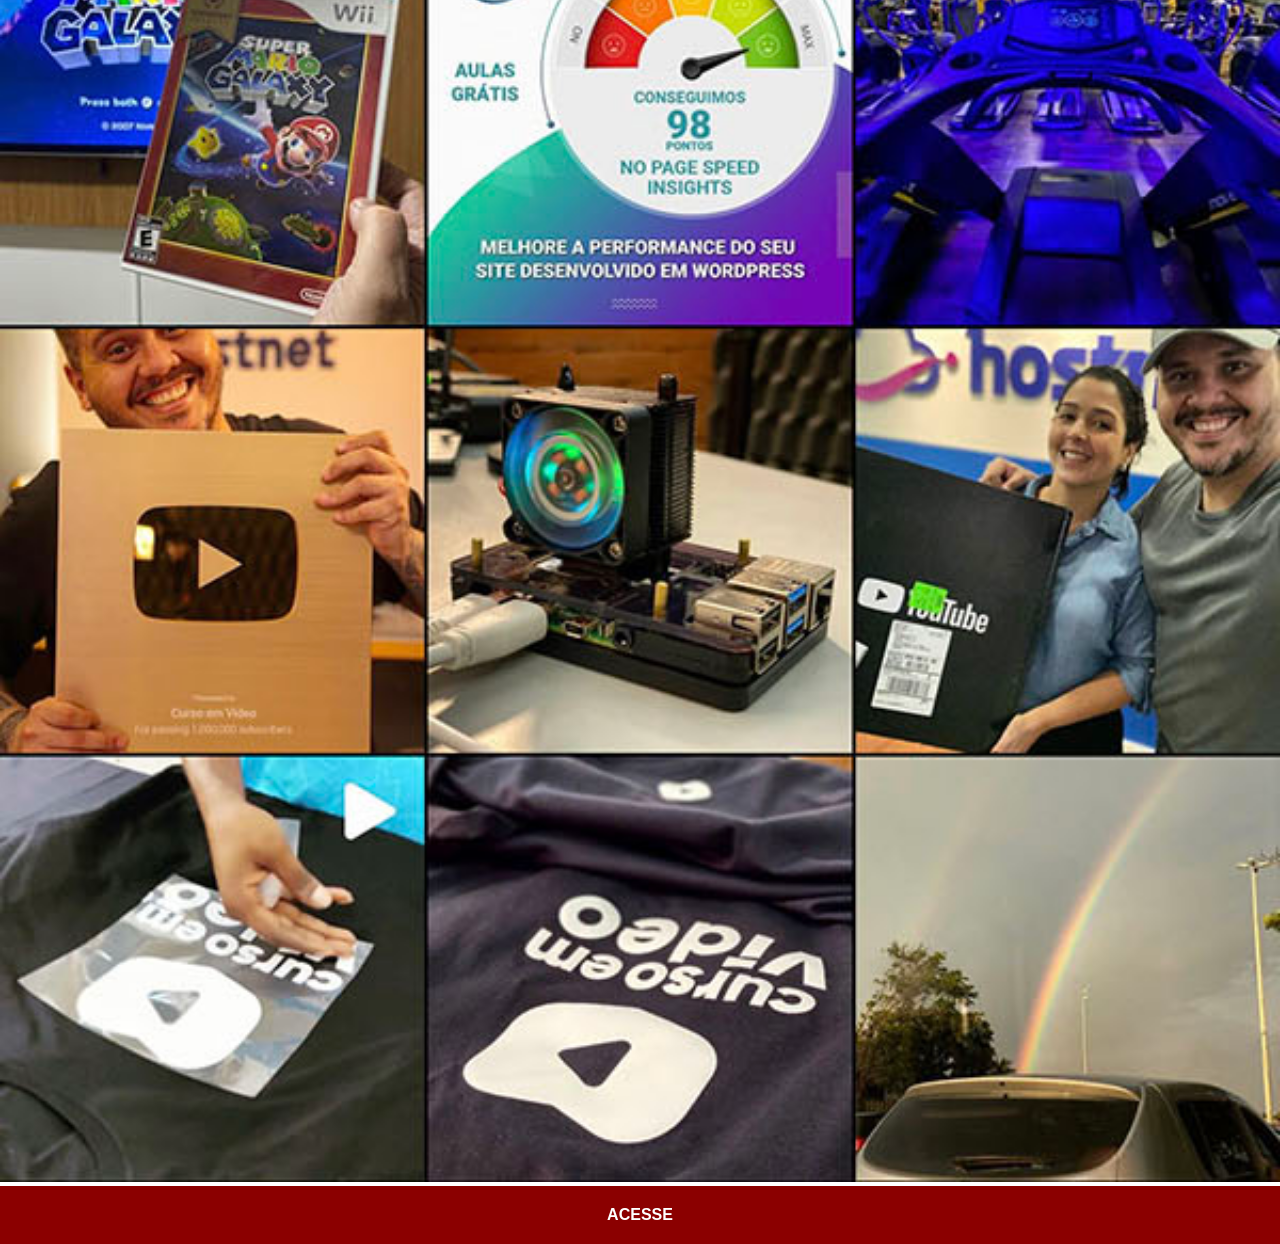
<file: instagram.html>
<!DOCTYPE html>
<html lang="pt-br">
<head>
    <meta charset="UTF-8">
    <meta name="viewport" content="width=device-width, initial-scale=1.0">
    <title>Instagram</title>
    <link rel="stylesheet" href="estilos/social.css">
</head>
<body>
    <img src="imagens/tela-instagram.jpg" alt="Instagram">
    <a href="https://www.instagram.com/cursoemvideo/" target="_blank">ACESSE</a>
</body>
</html>
</file>
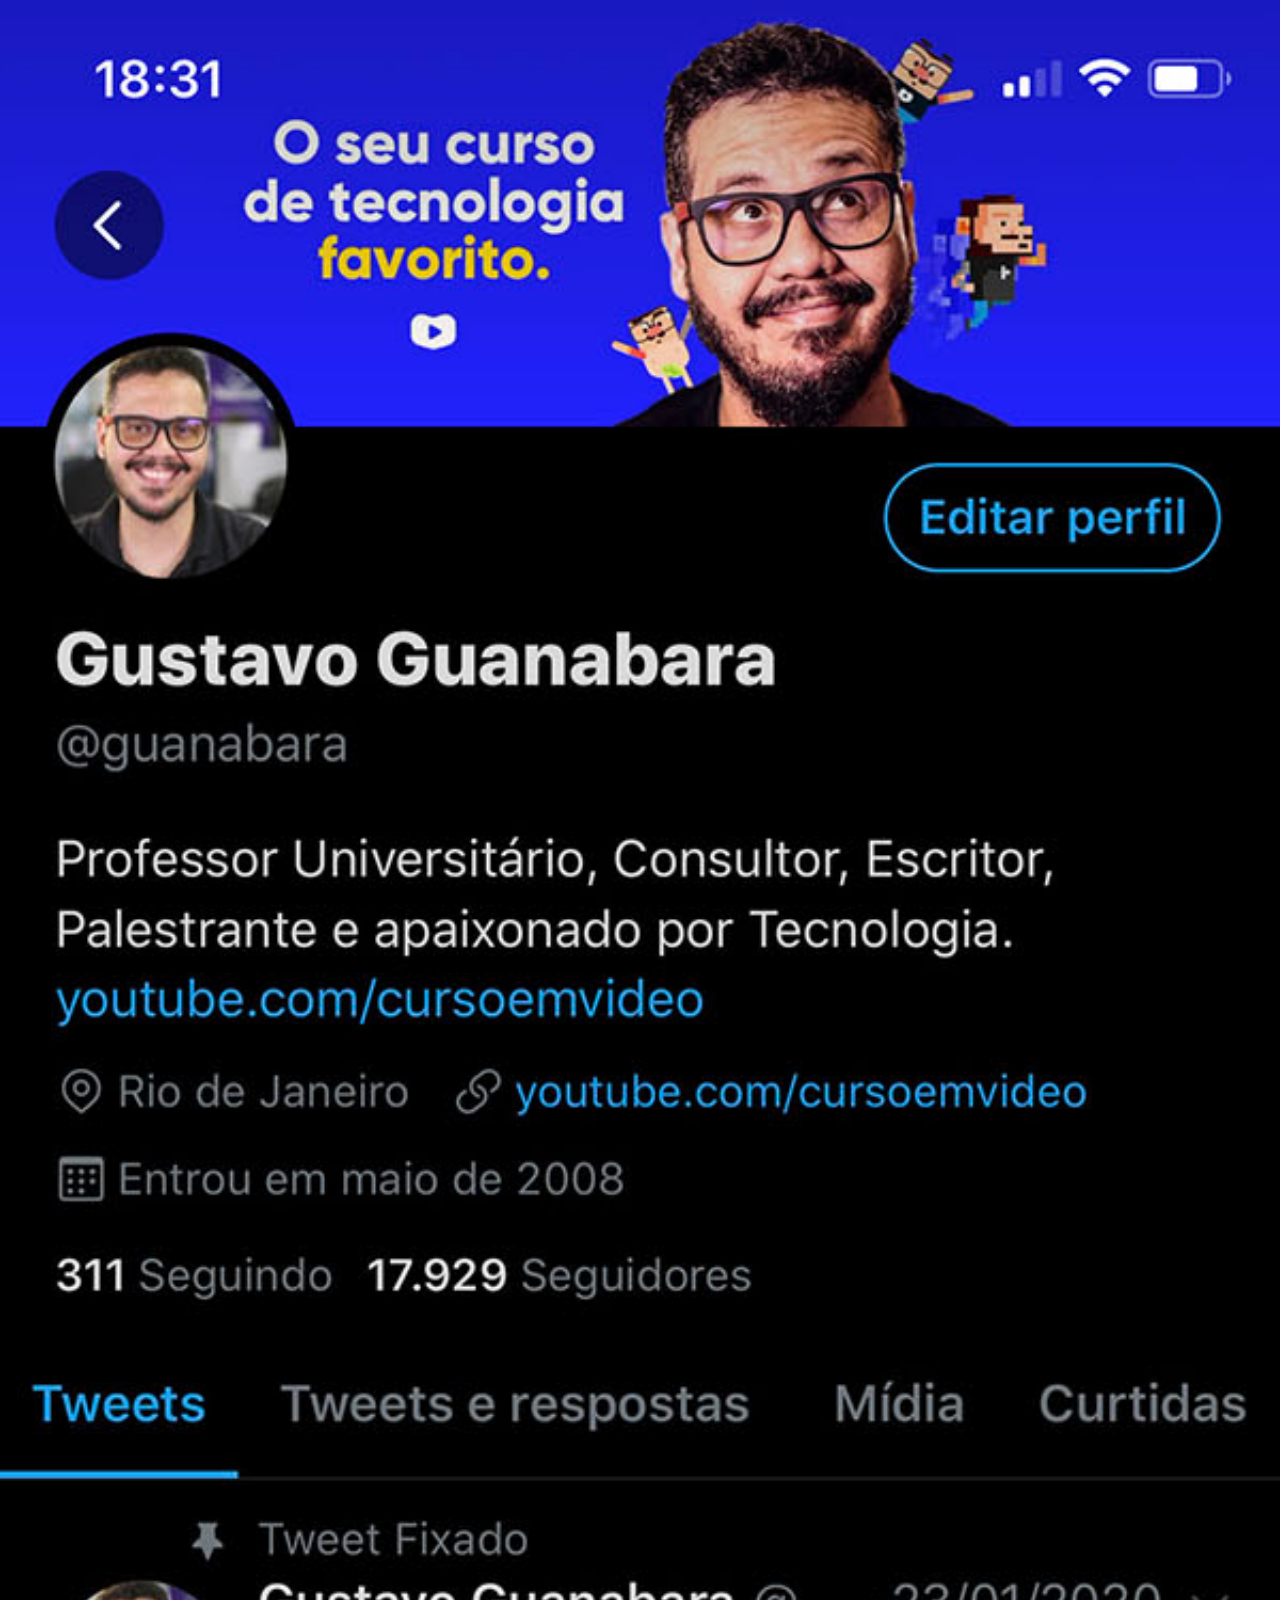
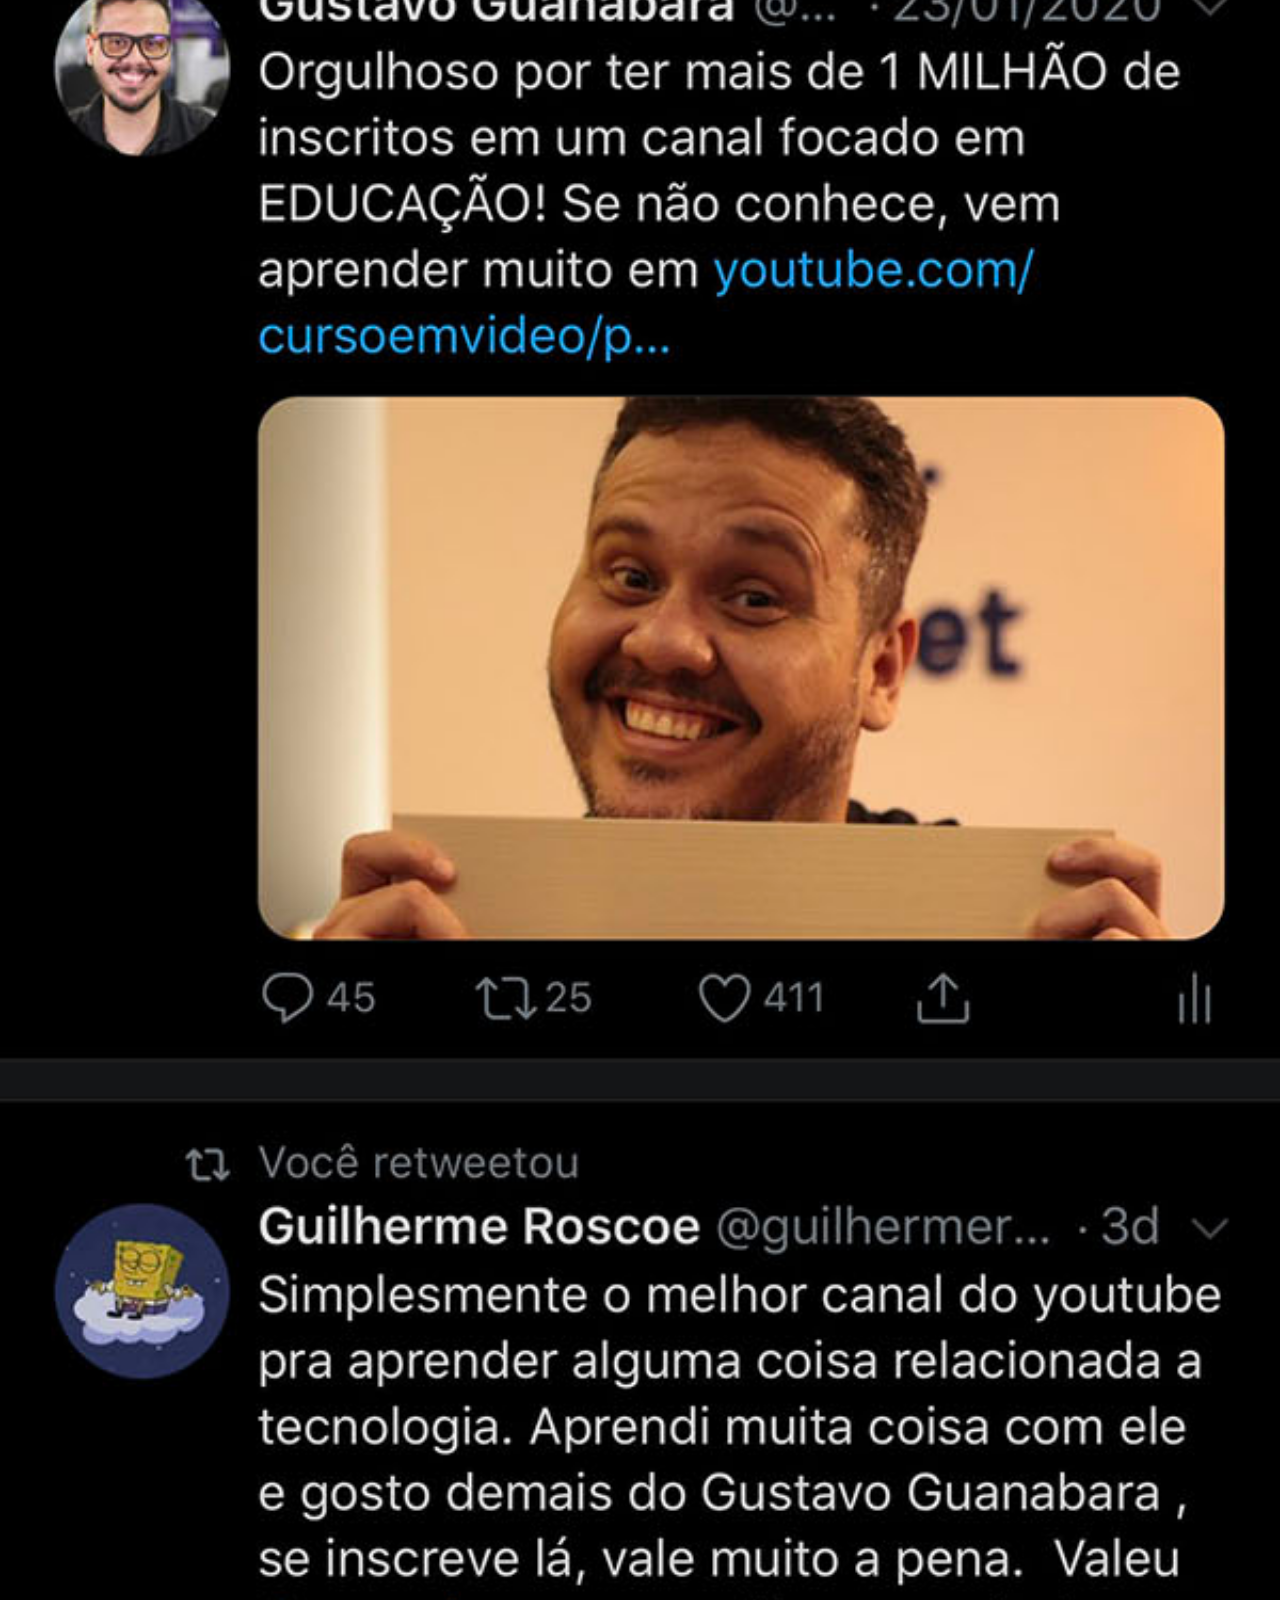
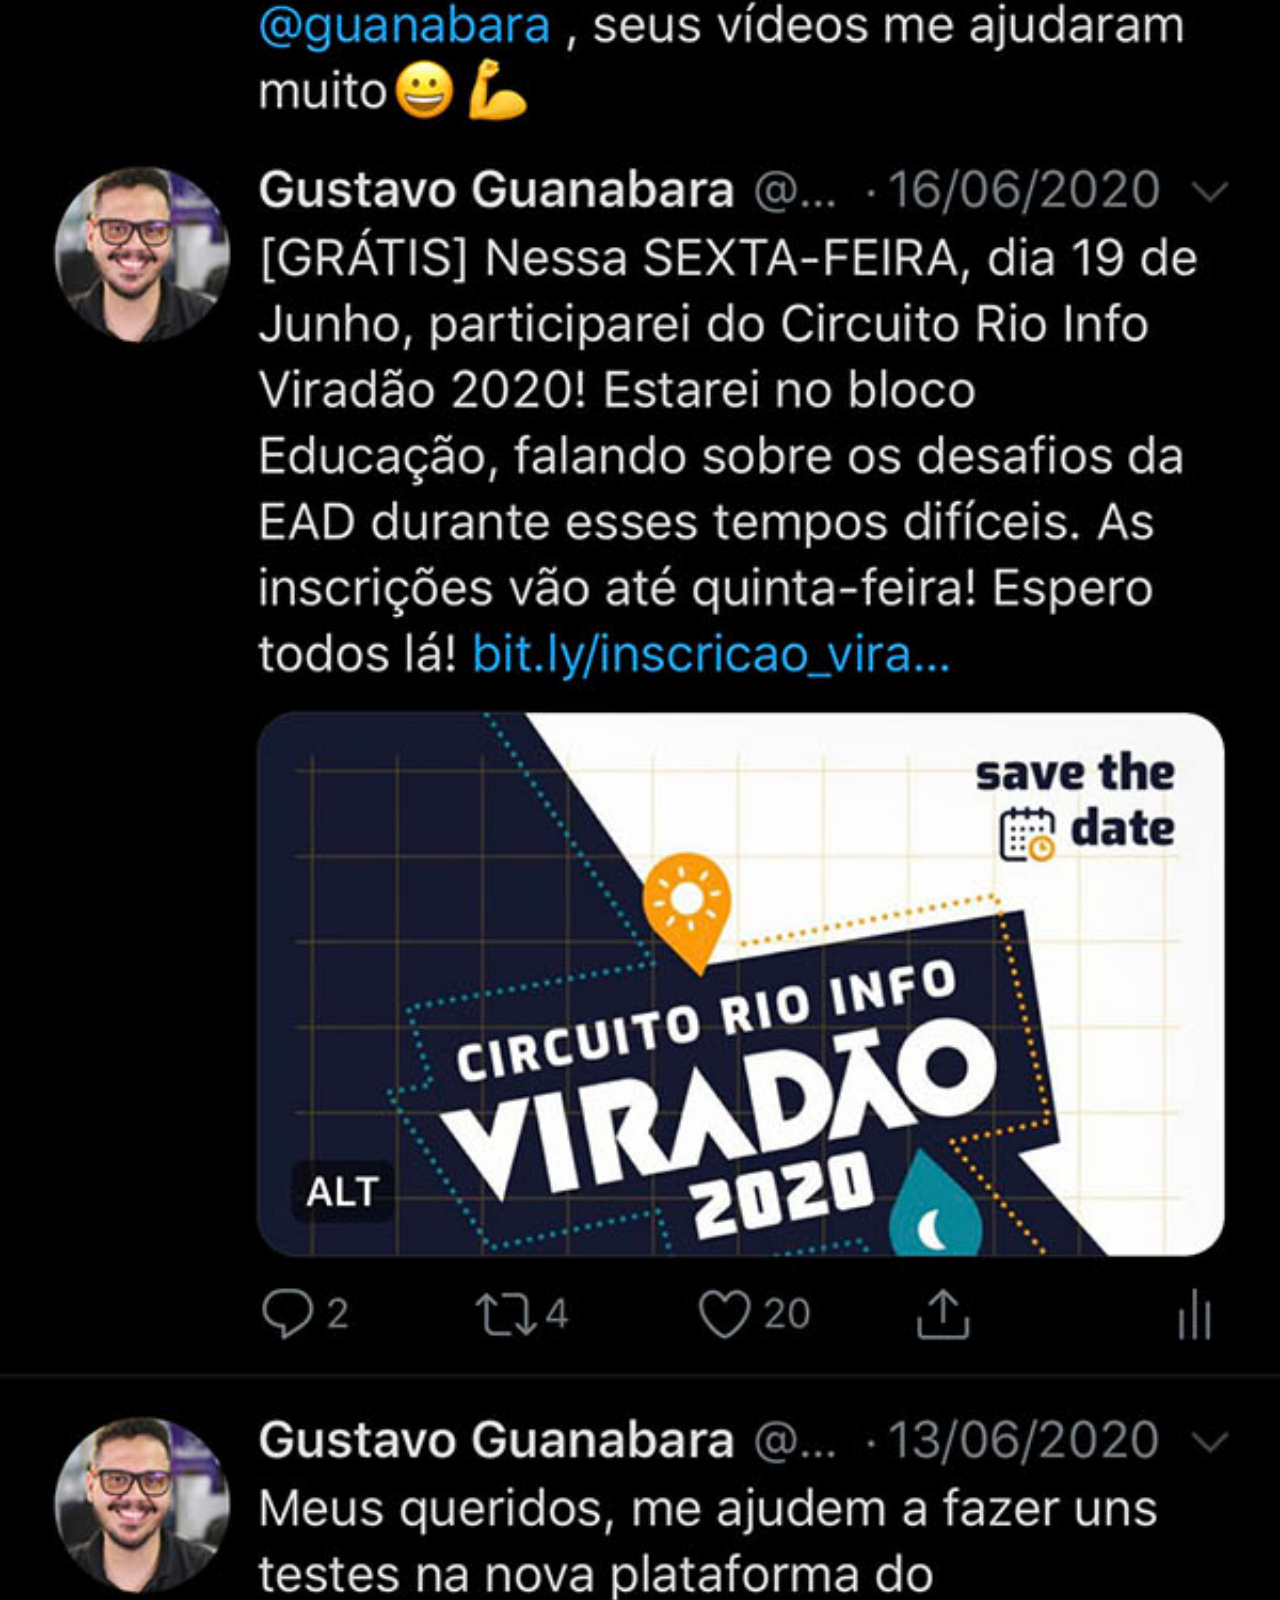
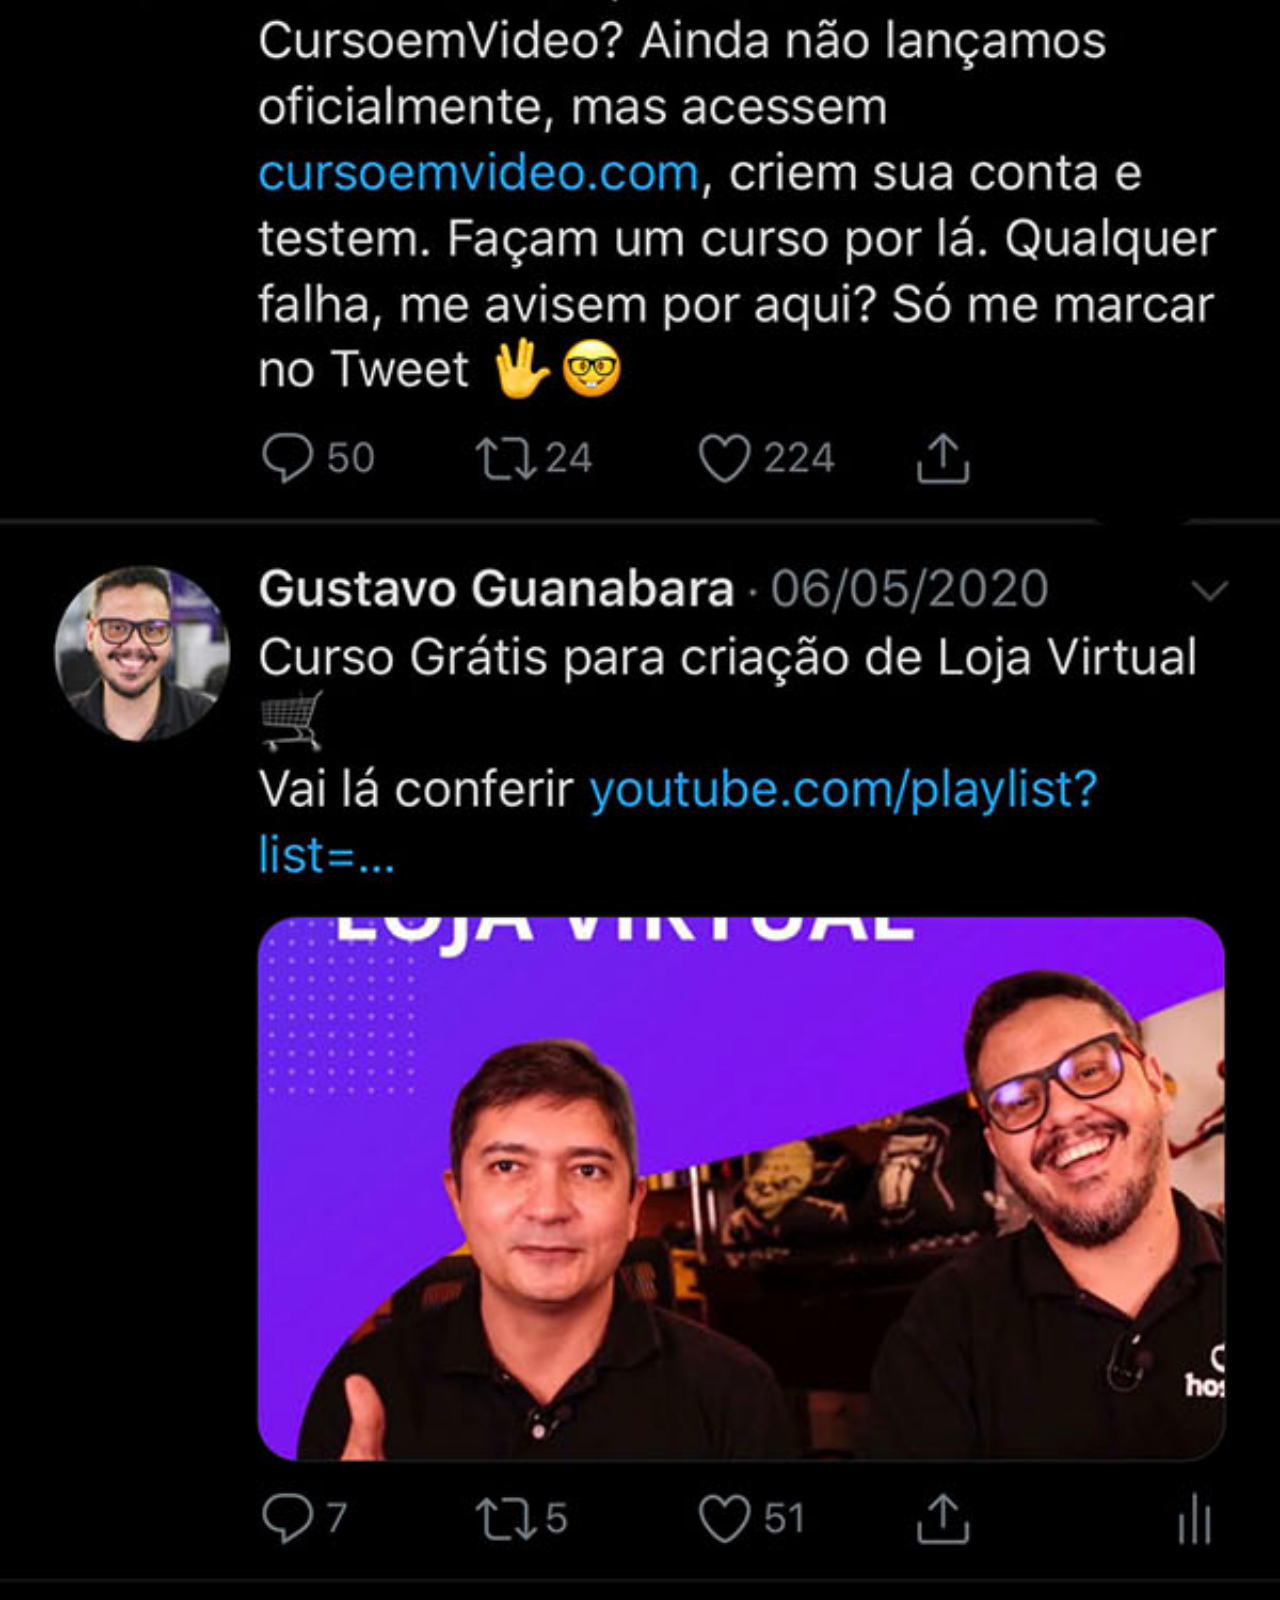
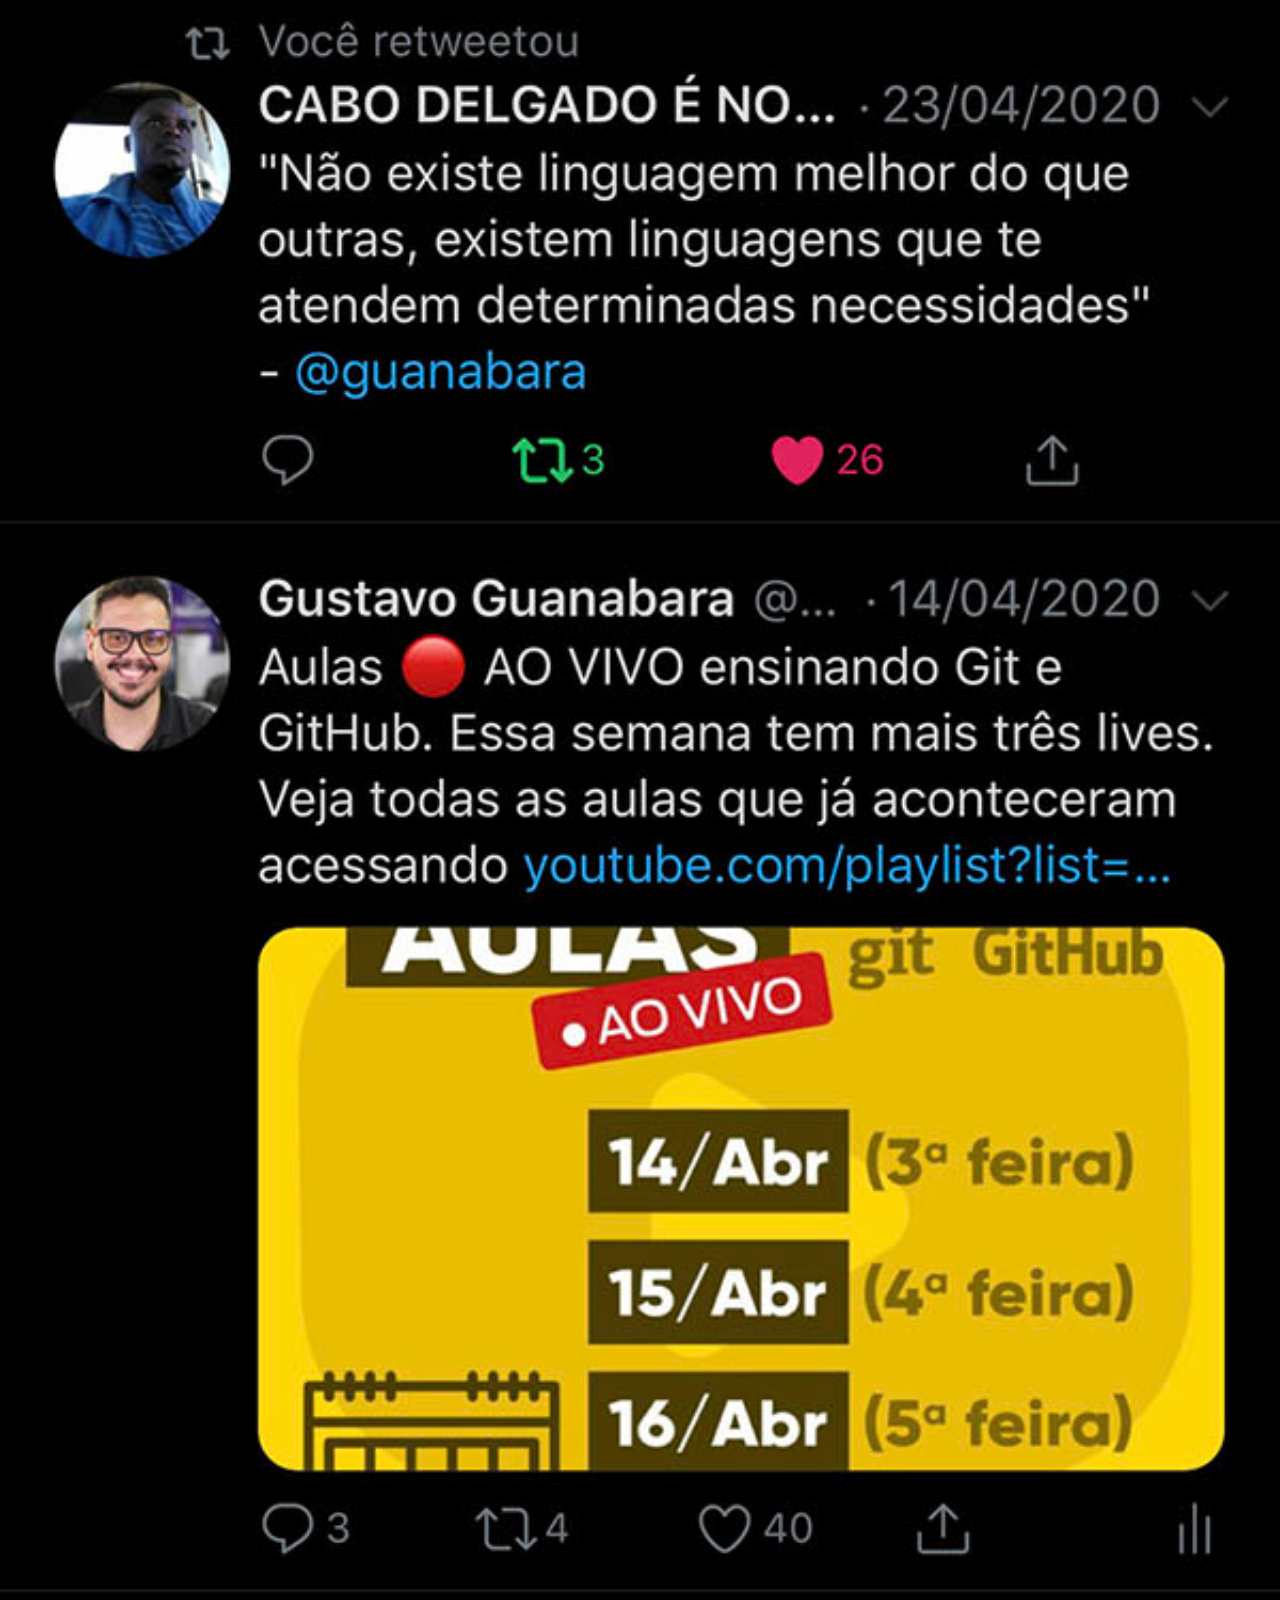
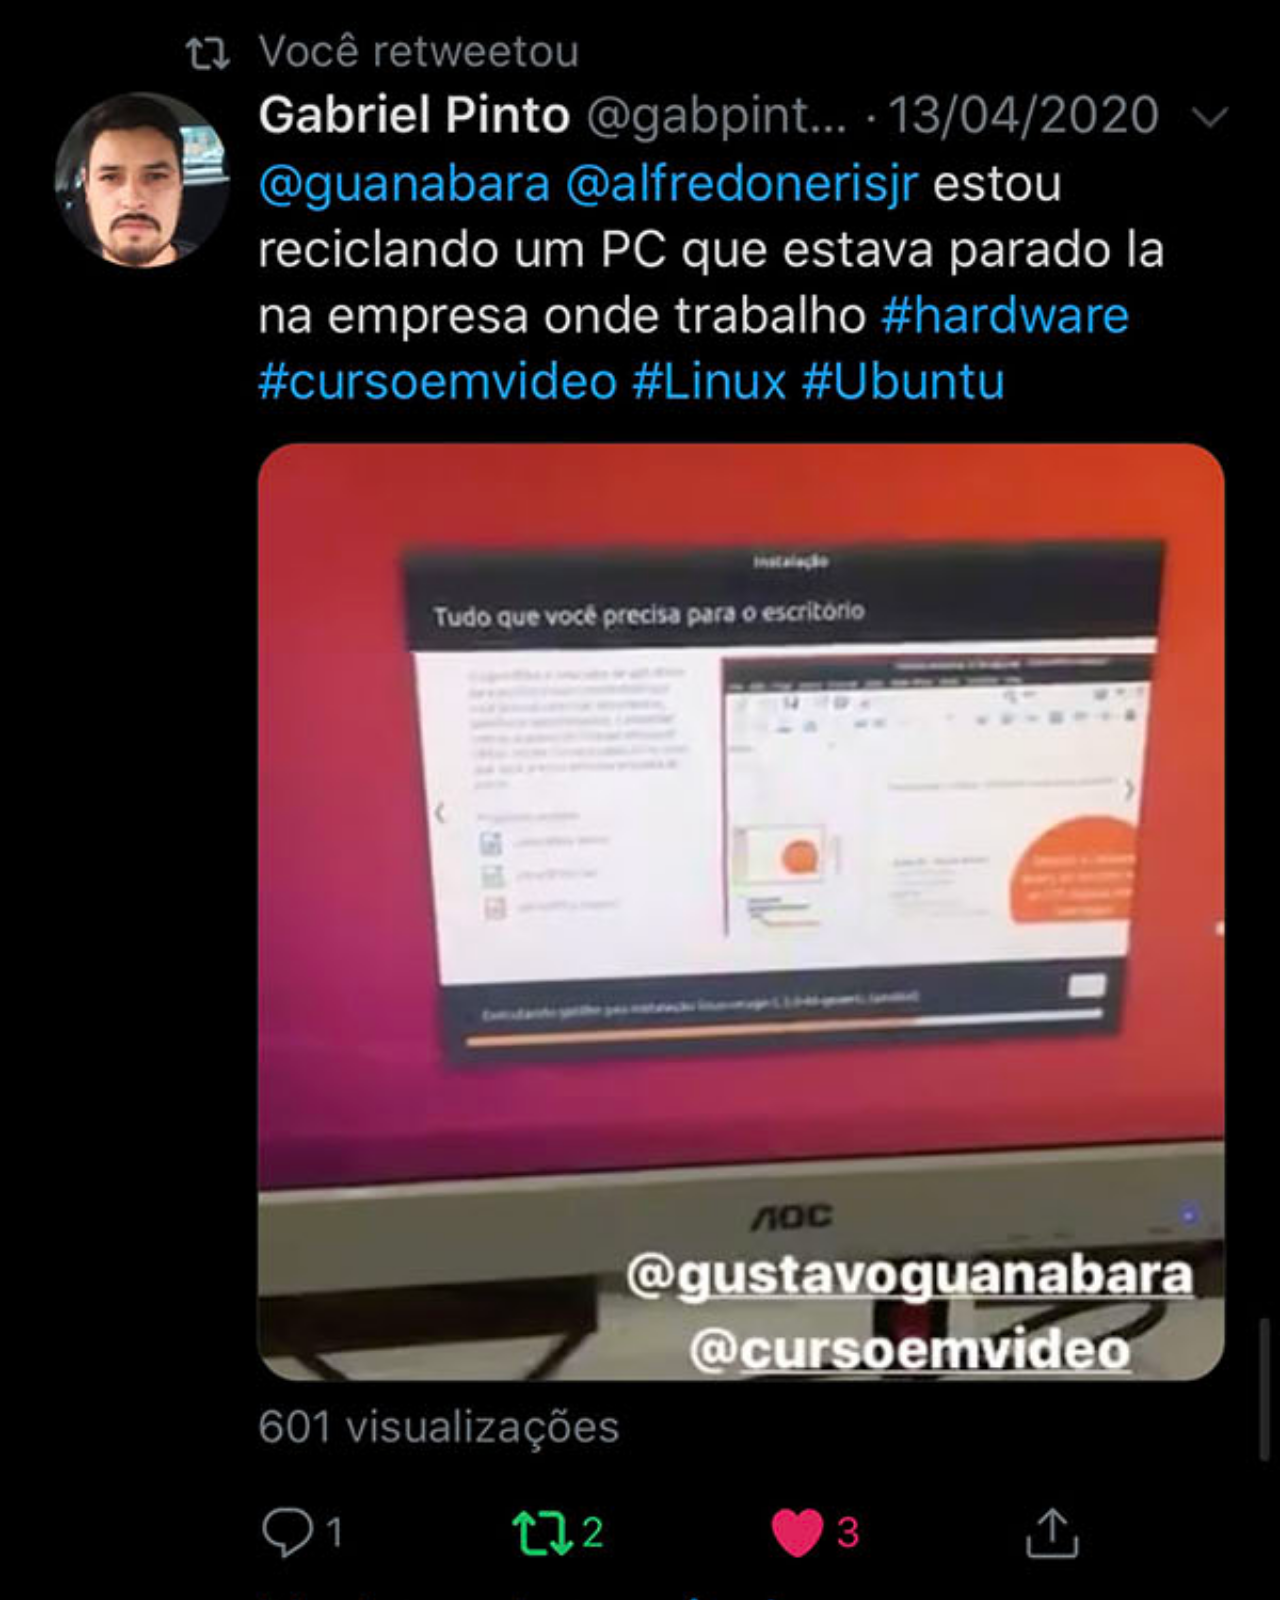
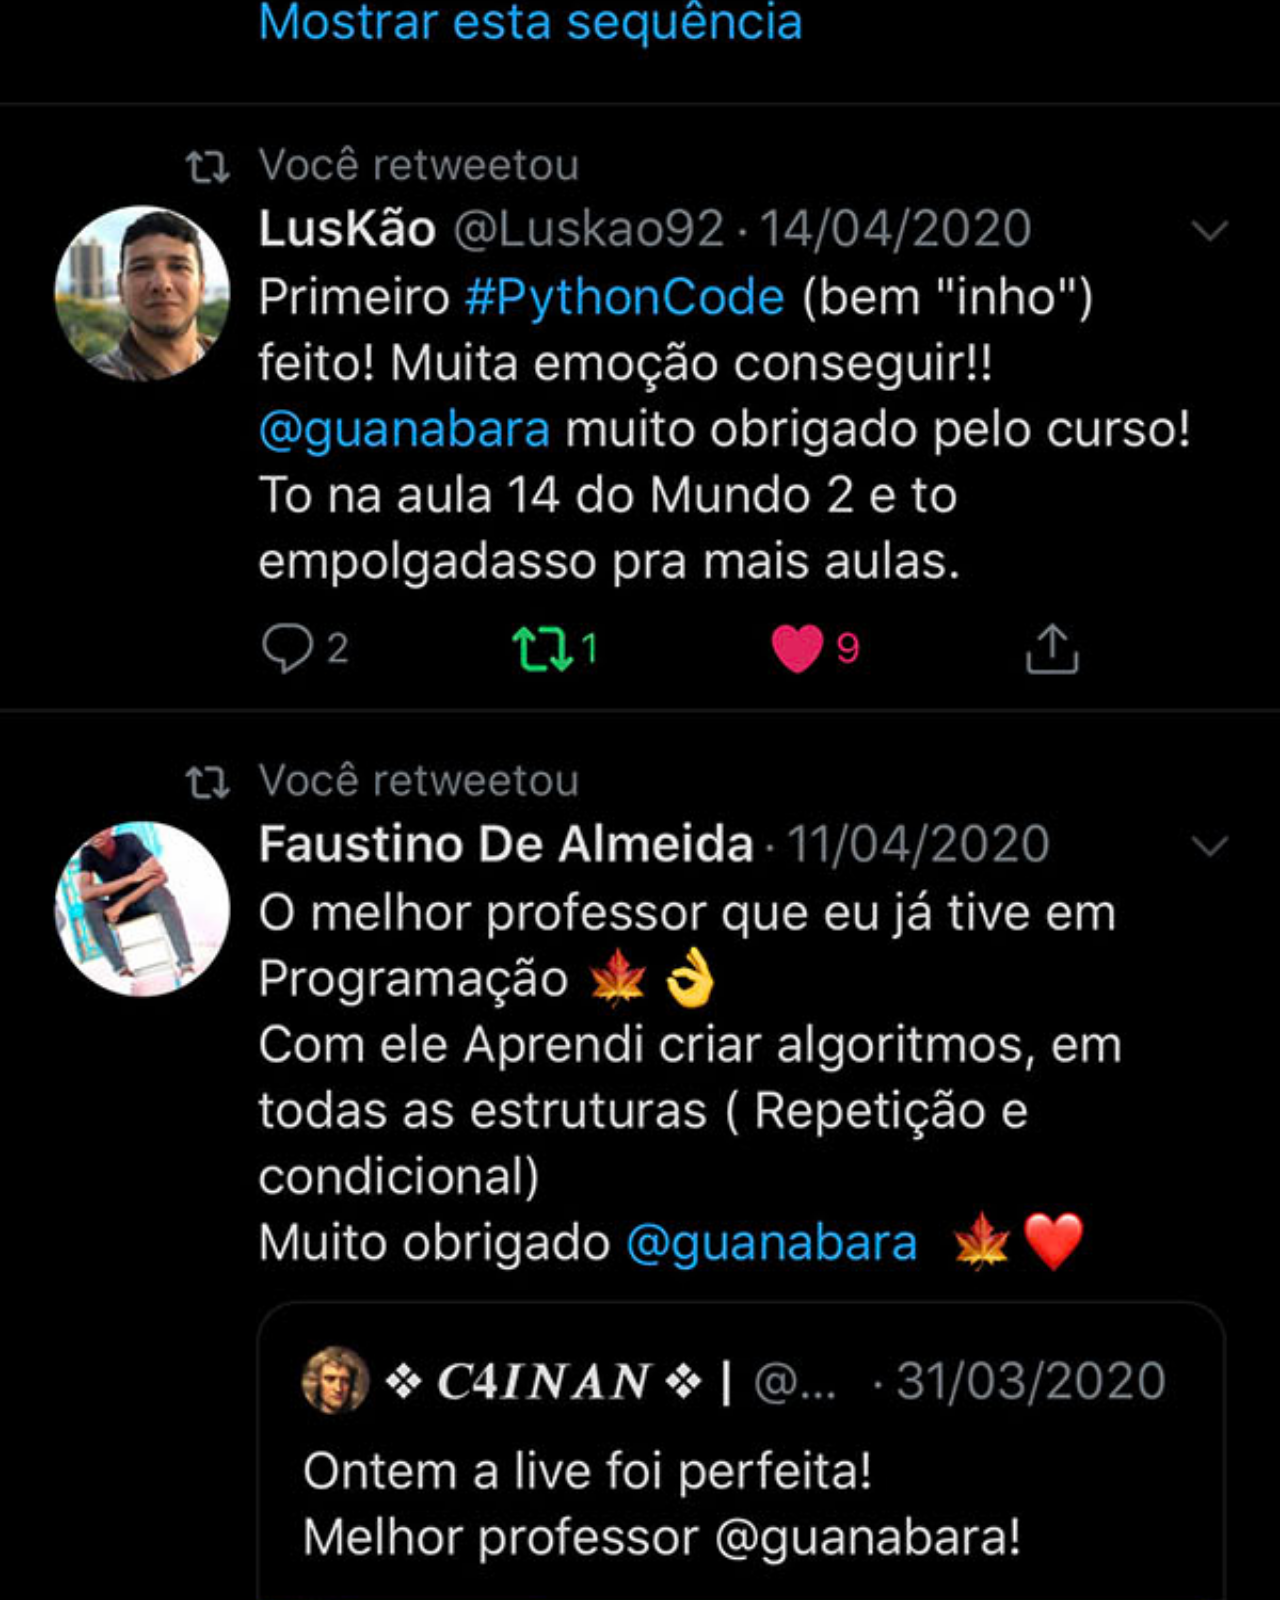
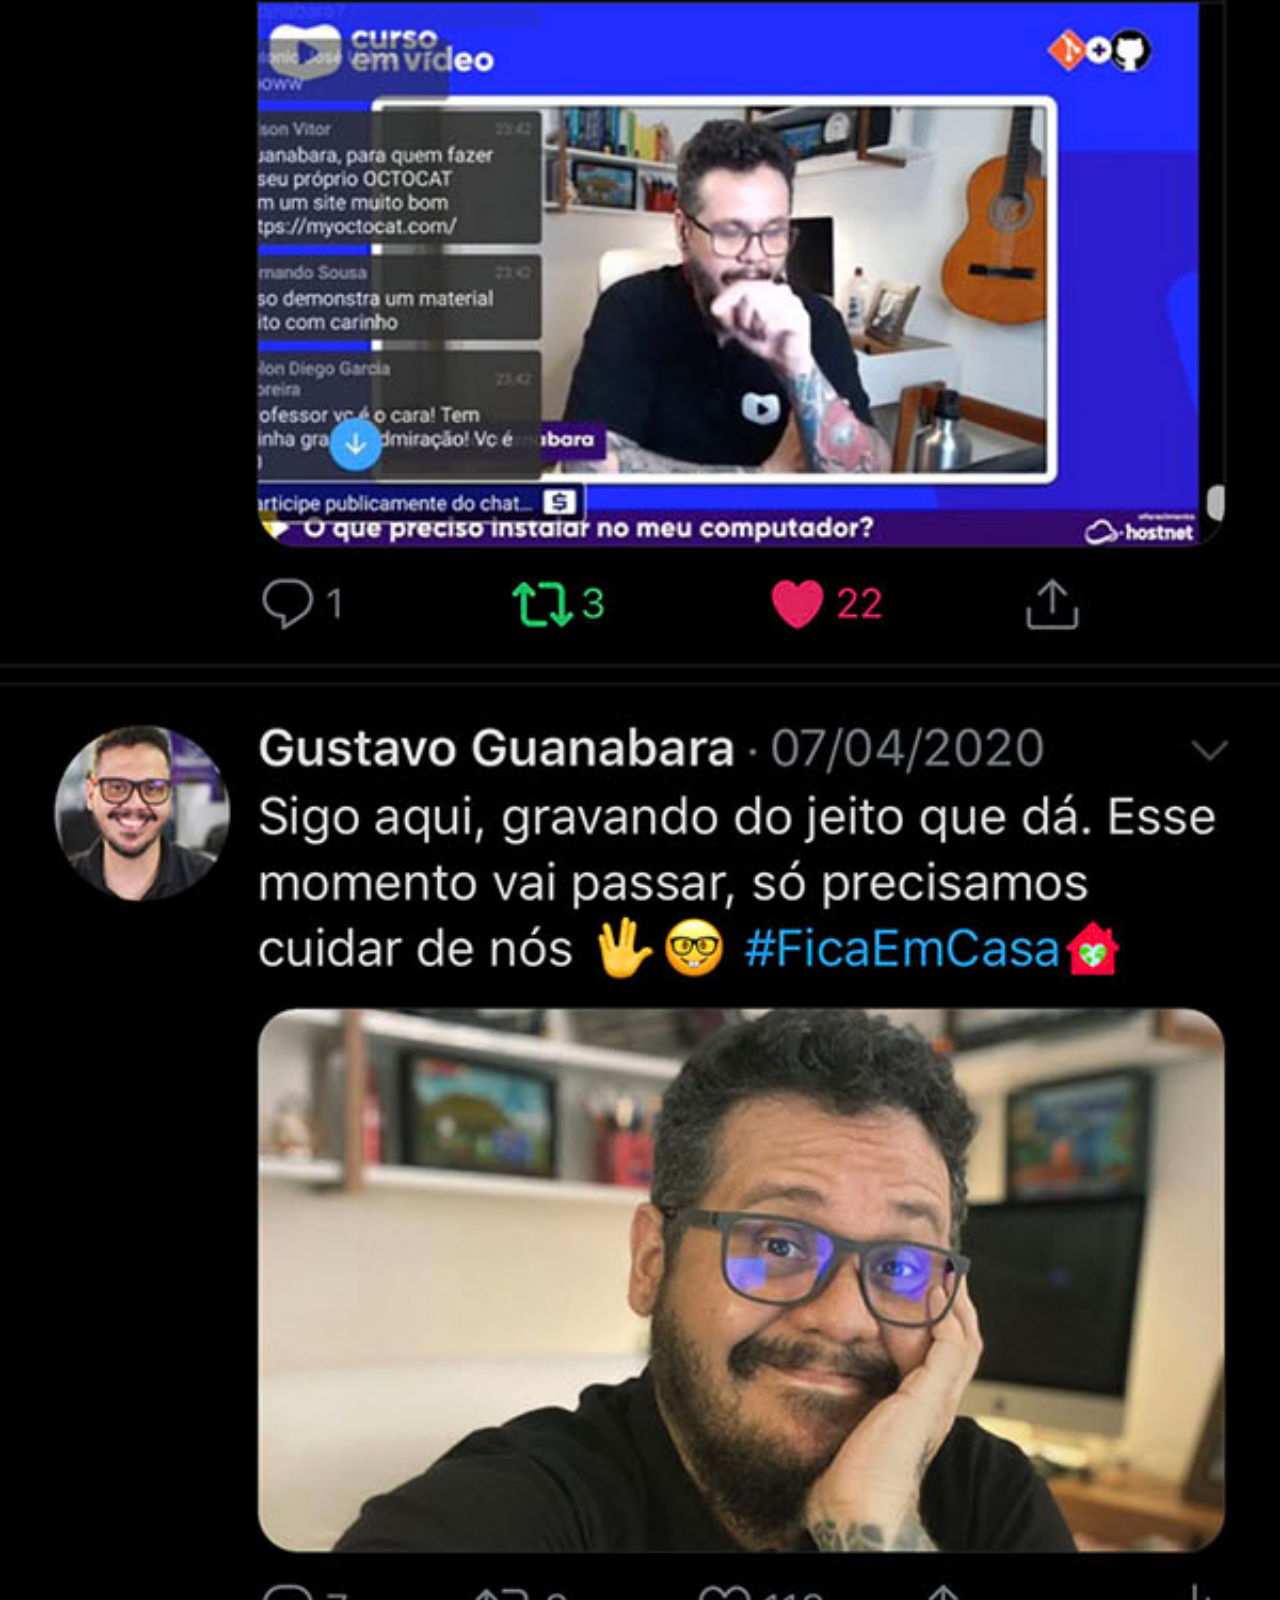
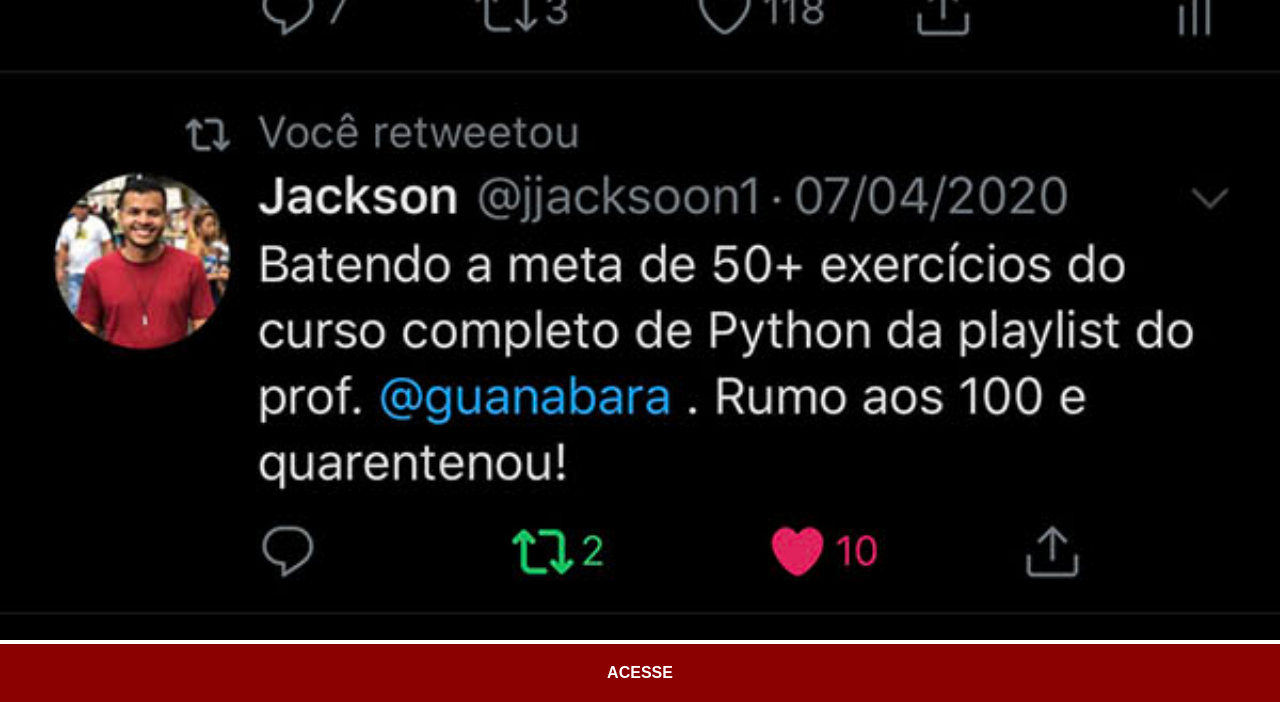
<file: twitter.html>
<!DOCTYPE html>
<html lang="pt-br">
<head>
    <meta charset="UTF-8">
    <meta name="viewport" content="width=device-width, initial-scale=1.0">
    <title>Twitter</title>
    <link rel="stylesheet" href="estilos/social.css">
</head>
<body>
    <img src="imagens/tela-twitter.jpg" alt="Twitter">
    <a href="https://x.com/cursosemvideo" target="_blank">ACESSE</a>
</body>
</html>
</file>
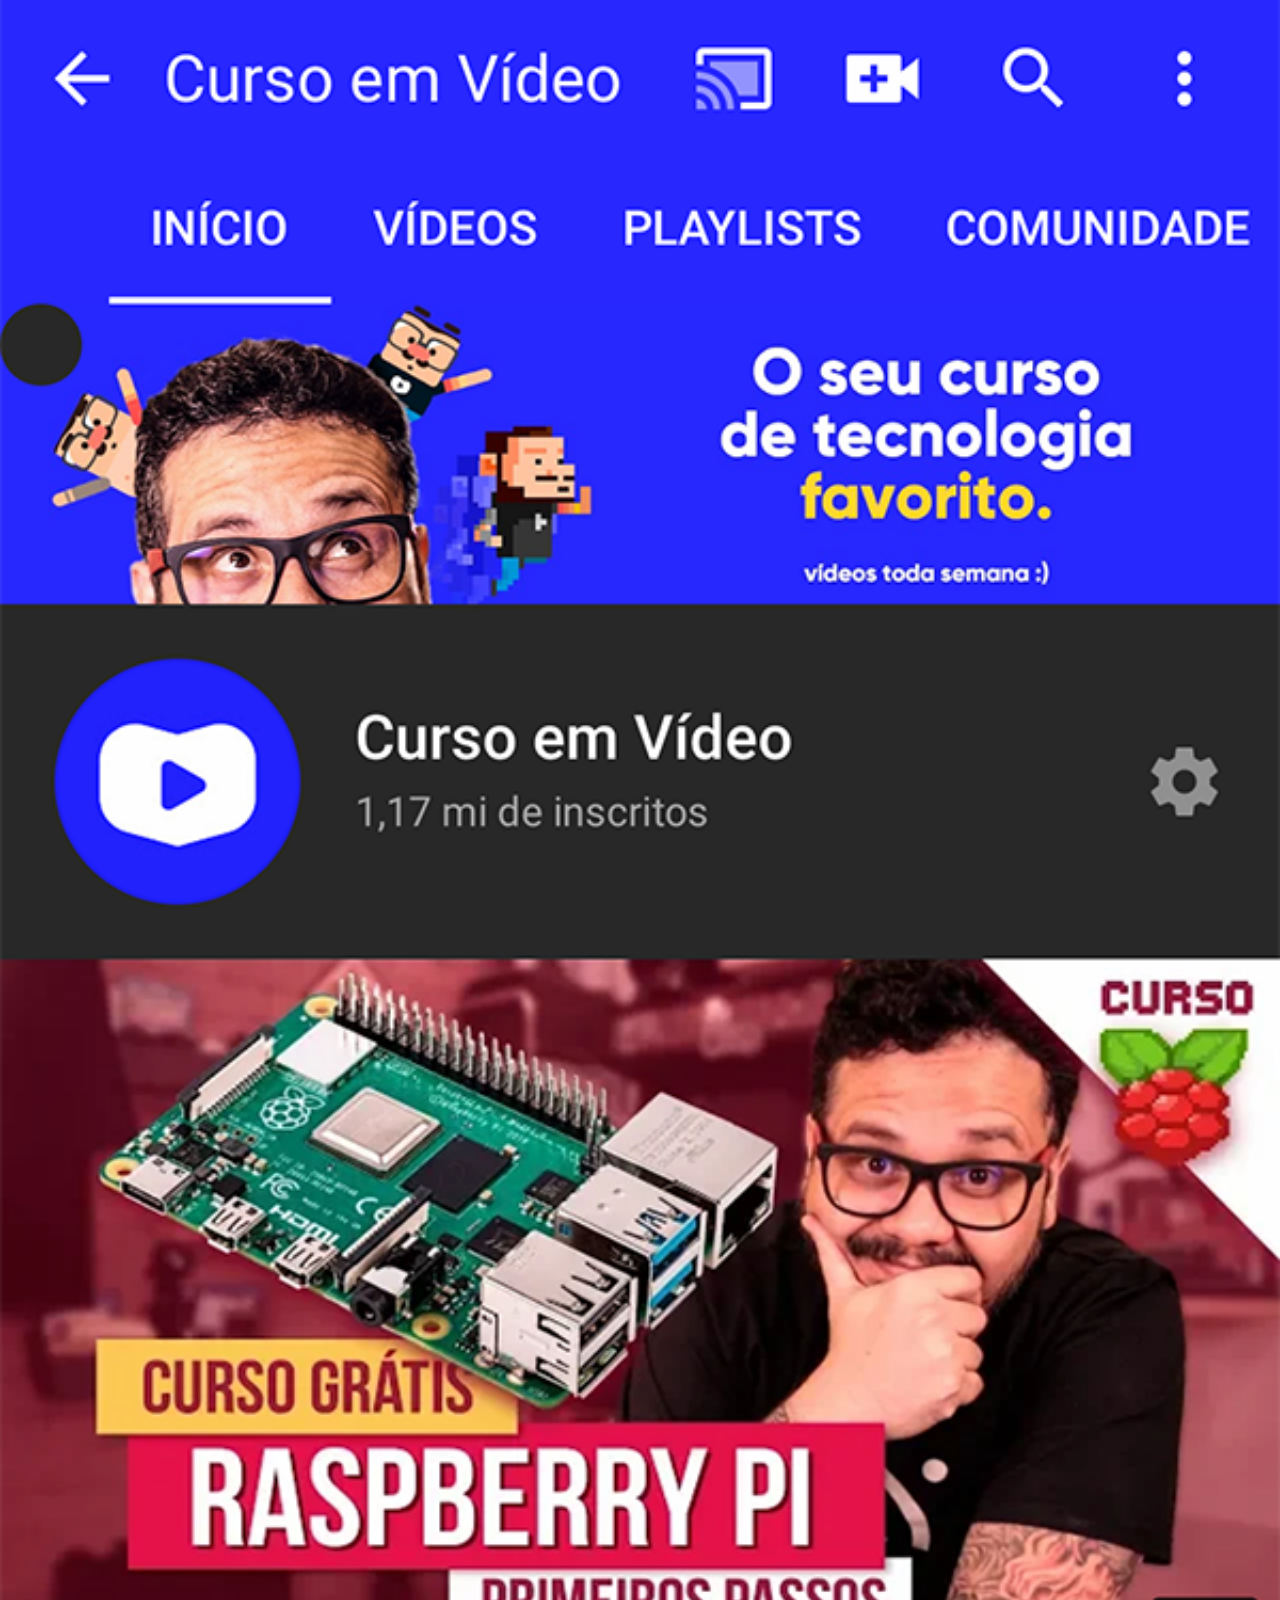
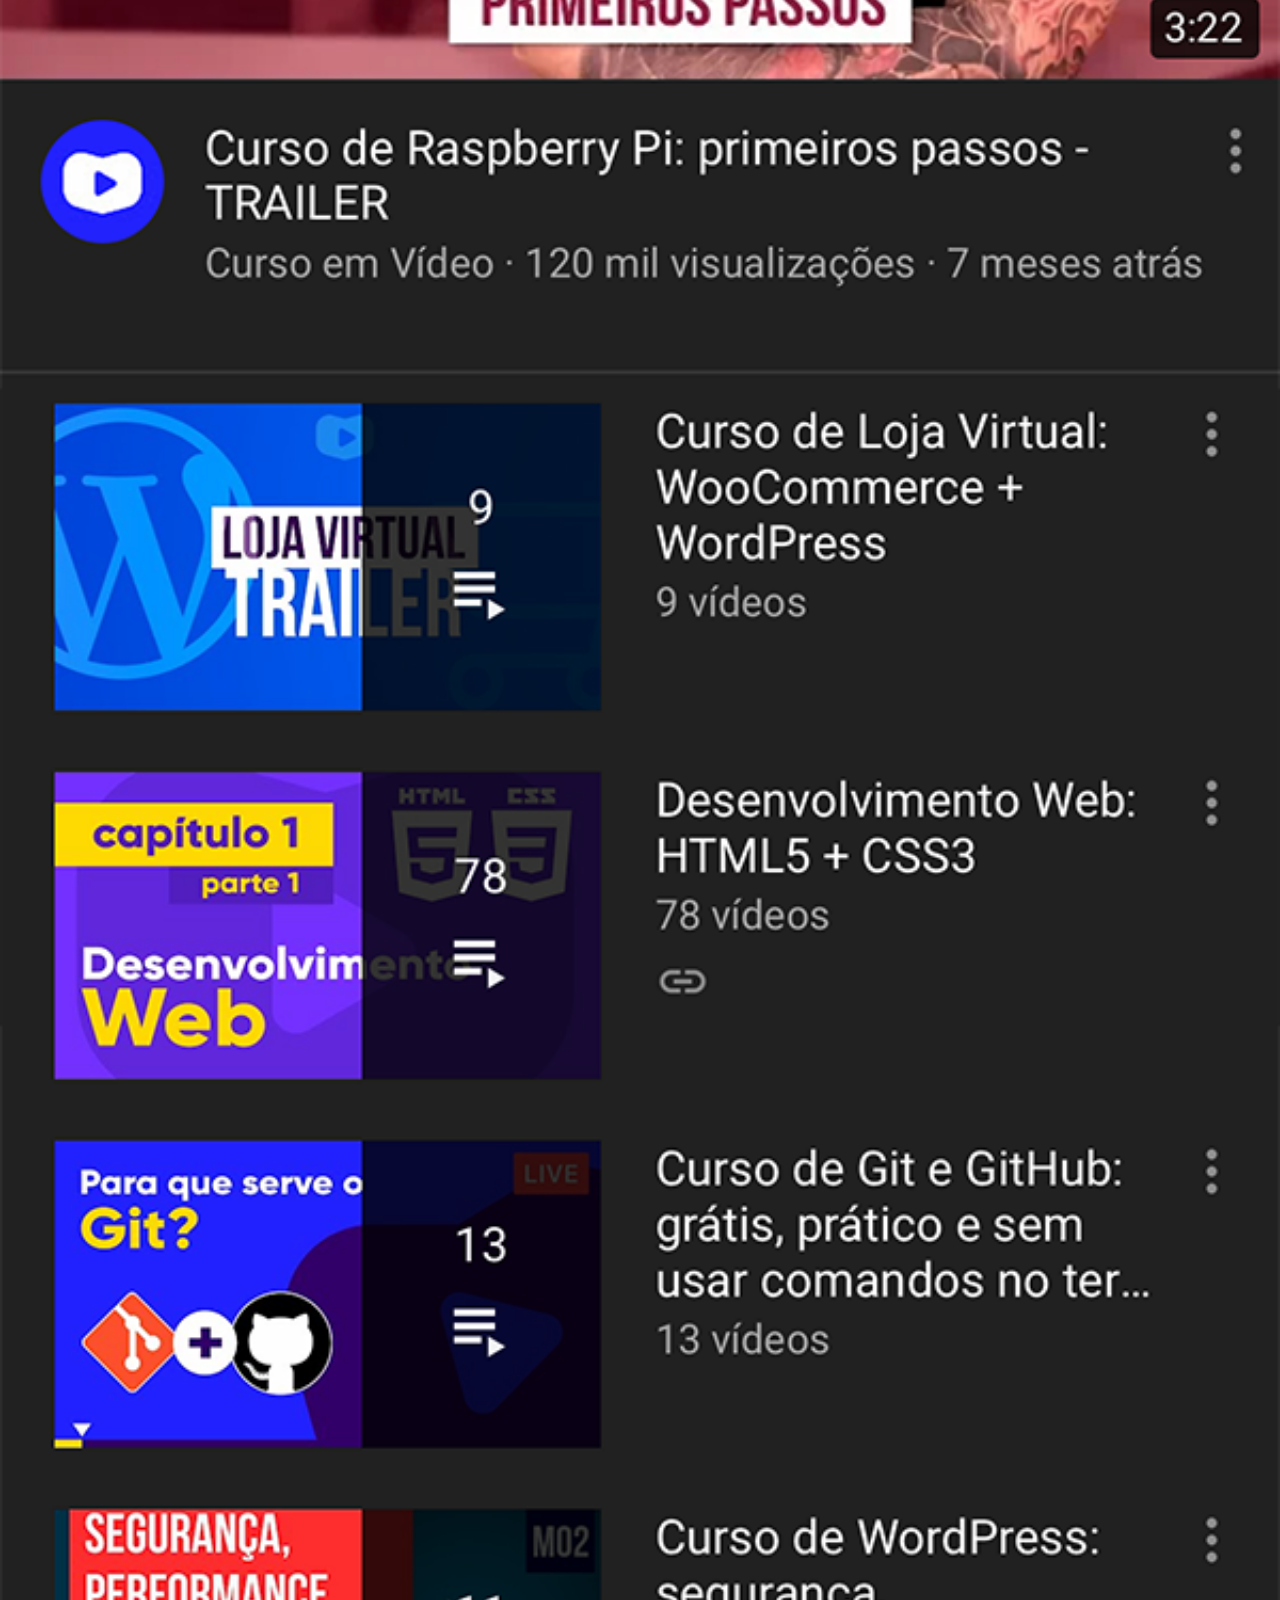
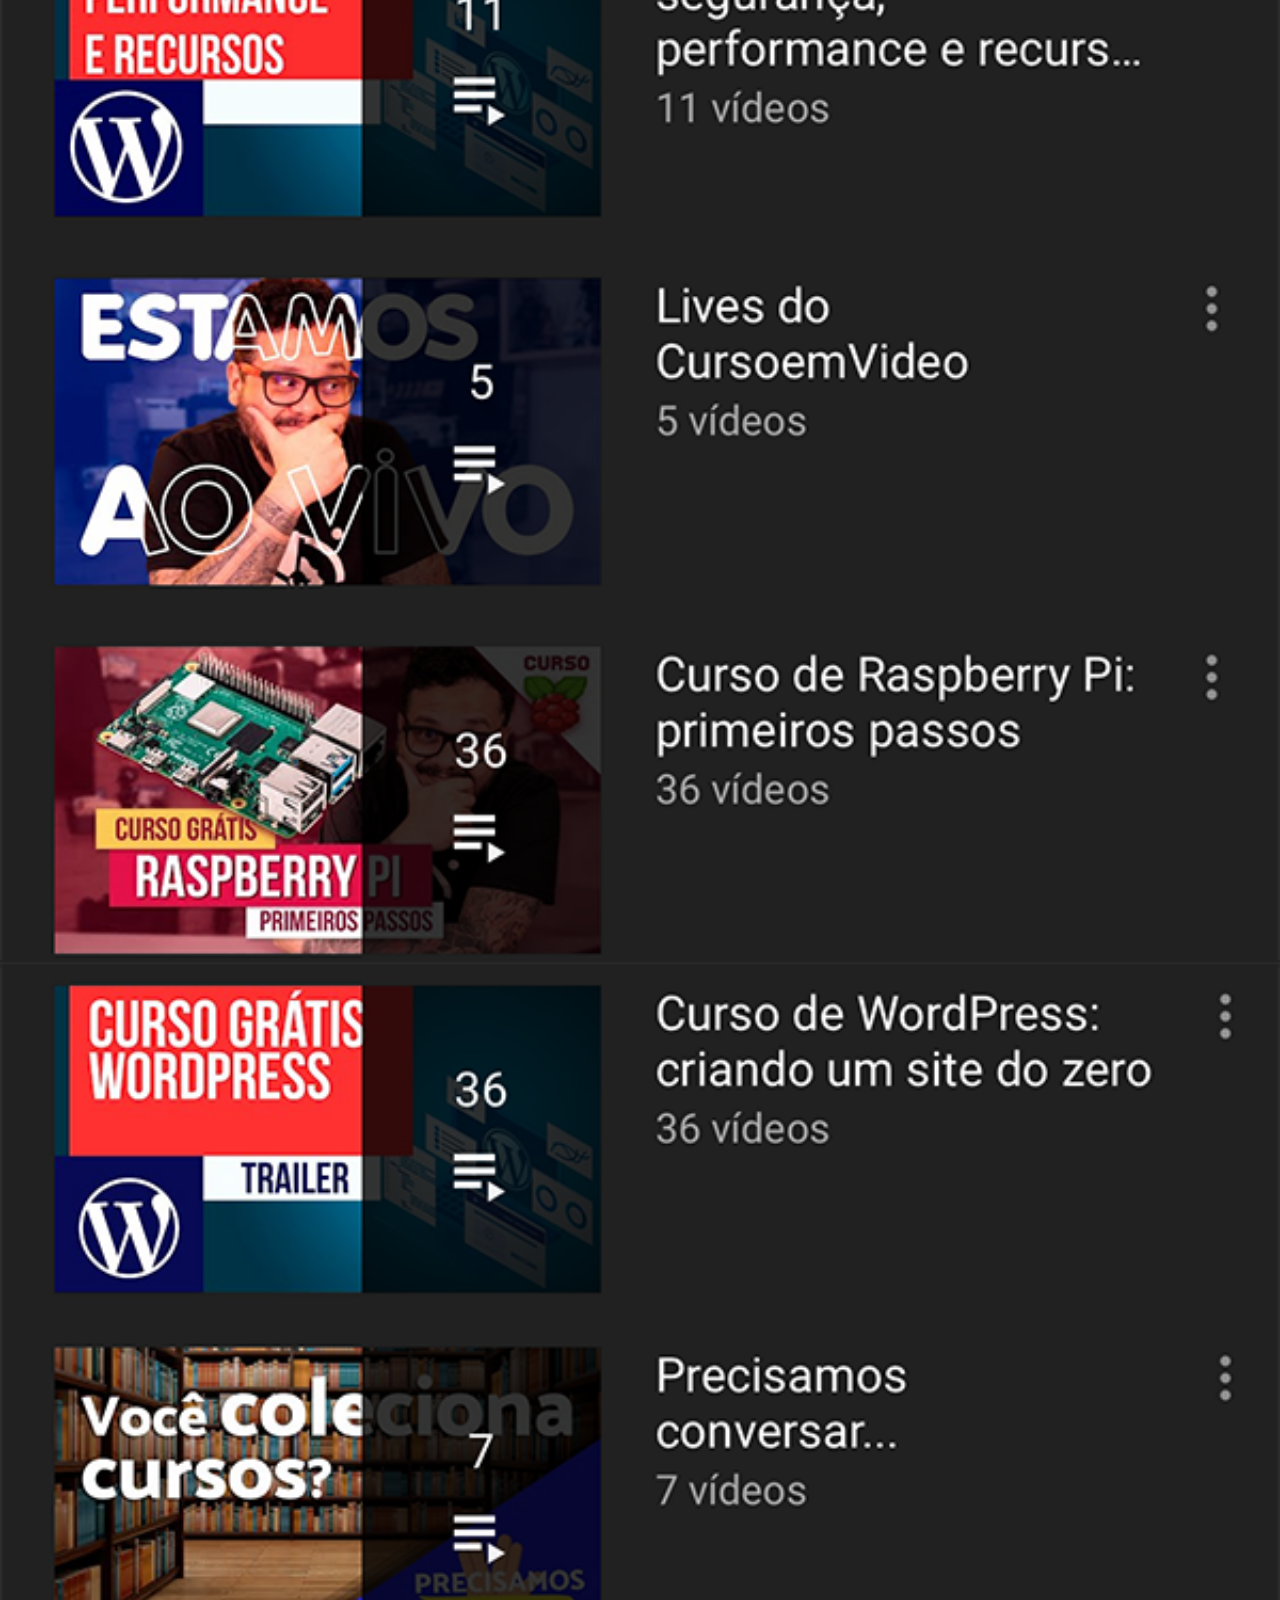
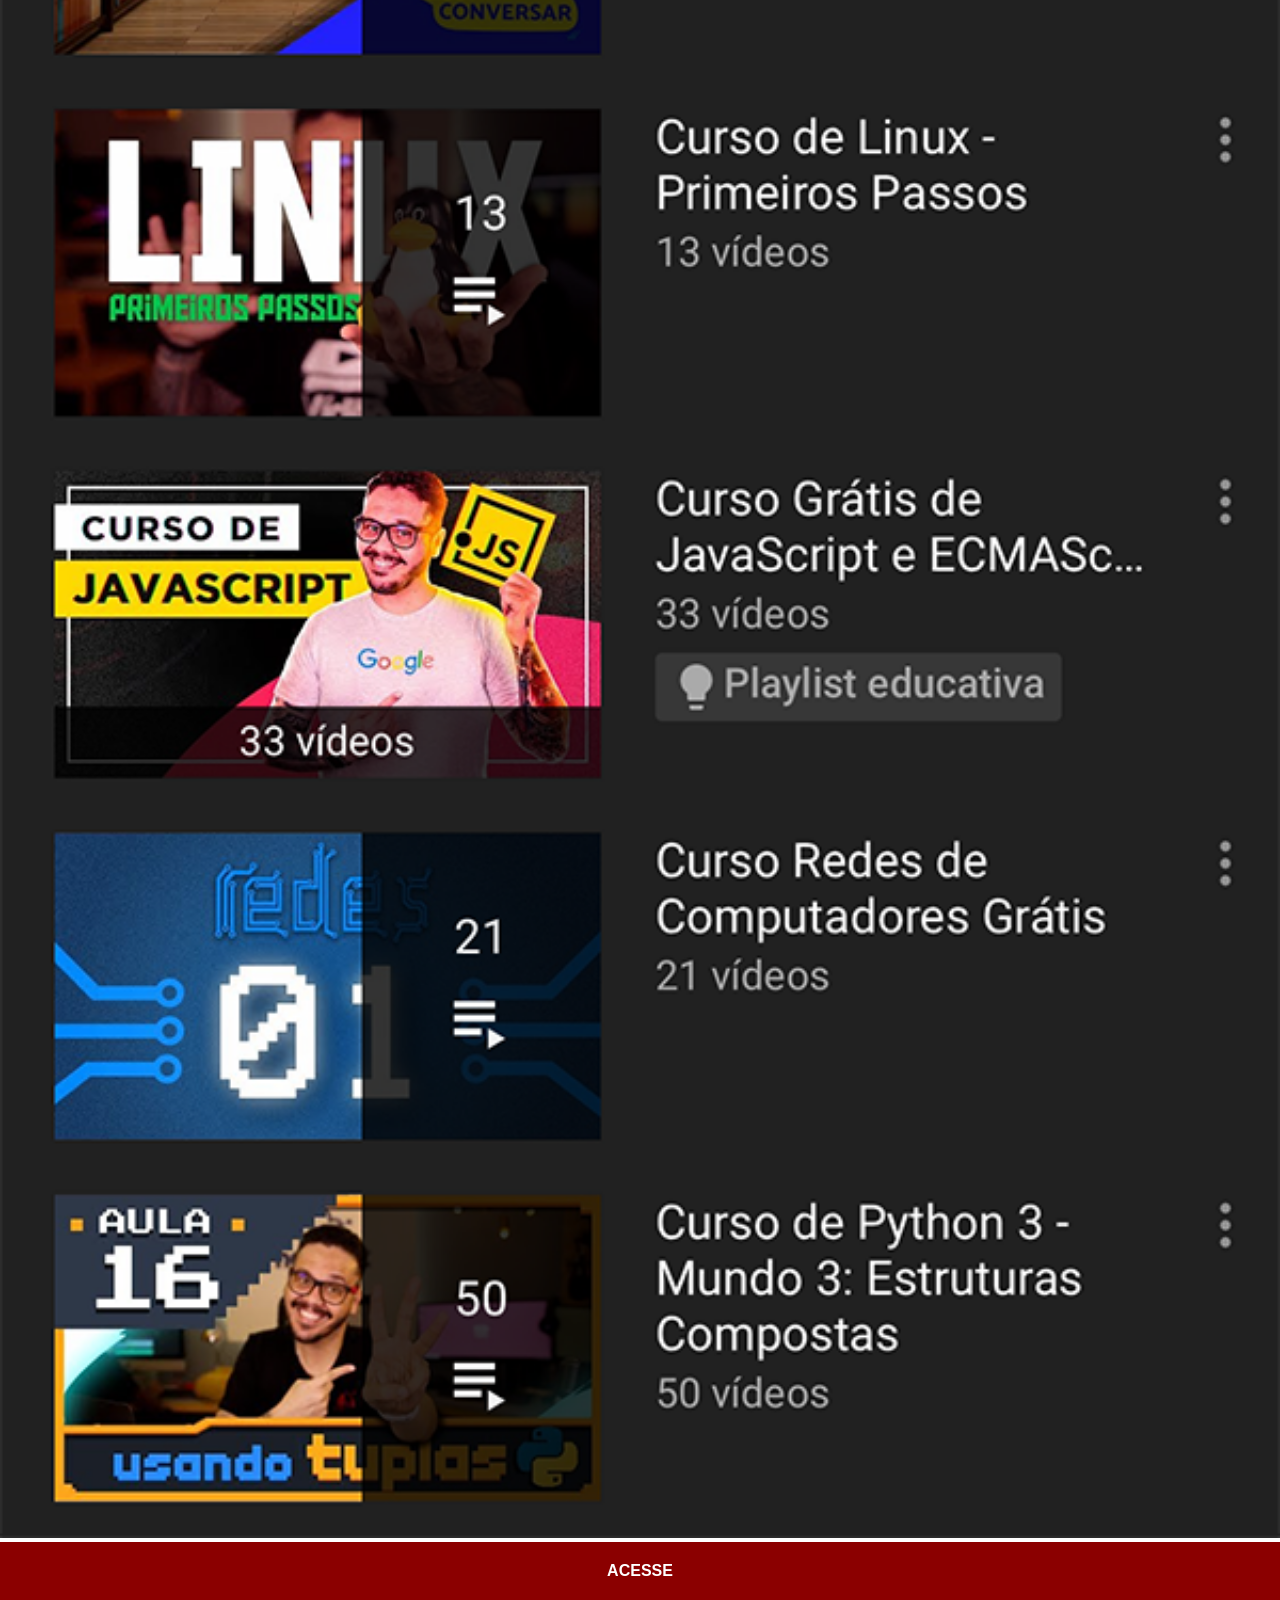
<file: youtube.html>
<!DOCTYPE html>
<html lang="pt-br">
<head>
    <meta charset="UTF-8">
    <meta name="viewport" content="width=device-width, initial-scale=1.0">
    <title>YouTube</title>
    <link rel="stylesheet" href="estilos/social.css">
</head>
<body>
    <img src="imagens/tela-youtube.png" alt="YouTube">
    <a href="https://www.youtube.com/@cursoemvideo/playlists" target="_blank">ACESSE</a>
</body>
</html>
</file>
<file: estilos/style.css>
@charset "UTF-8";

* {             /* configuração geral de todo conteúdo */
    margin: 0px;
    padding: 0px;
    font-family: Arial, Helvetica, sans-serif;
}

::-webkit-scrollbar {  /* COMANDO PARA RETIRADA DA BARRA DE ROLAGEM DA LATERAL E DA BASE */
    width: 0px;
    height: 0px;
}

html, body {        /* configuração do html e do corpo da página */
    height: 100vh; /* medida de ALTURA em "vh" significa = Viewport Height (Altura da Viewport) */
    width: 100vw;  /* medida de LARGURA em "vW" significa = Viewport Width (Largura da Viewport) */
    background-color: black;
}

body {
    background: url('../imagens/fundo-madeira.jpg') no-repeat top center;
    background-size: cover;
    background-attachment: fixed;
}

main {               /* esses valores configuram o conteúdo principal o "main", LEMBRANDO QUE O "POSITION" AQUI SEMPRE "RELATIVE" */
    position: relative;
     height: 100vh;  /* medida de ALTURA em "vh" significa = Viewport Height (Altura da Viewport) */
}

section#telefone {  /* esses valores configuram o conteúdo da "section#telefone", LEMBRANDO QUE O "POSITION" AQUI SEMPRE "ABSOLUTE" */
    position: absolute;
    top: 50%;
    left: 50%;
    transform: translate(-50%, -50%);  /* esse valor é para centralizar o background-color ao centro da tela */

    height: 627px;
    width: 311px;
    background: url('../imagens/frame-iphone.png') no-repeat;
}

iframe#tela {
    position: relative;
    top: 80px;
    left: 22px;
    width: 267px;
    height: 471px;
}

section#redes-sociais {
    text-align: right;
    padding-right: 40px;
}

section#redes-sociais img {
    width: 50px;
    margin: 10px;
    border-radius: 50%;
    box-shadow: 2px 2px 5px rgba(0, 0, 0, 0.400);
    box-sizing: border-box;
}

section#redes-sociais img:hover {
    border: 2px solid rgba(255, 255, 255, 0.637);
    transform: translate(-3px, -3px);
    box-shadow: 5px 5px 10px rgba(0, 0, 0, 0.623);
    transition: transform .3s, border 1s;
}
</file>
<file: estilos/social.css>
@charset "UTF-8";

 * {
            margin: 0px;
            padding: 0px;
            font-family: Arial, Helvetica, sans-serif;
        }

        ::-webkit-scrollbar { /* COMANDO PARA RETIRADA DA BARRA DE ROLAGEM DA LATERAL E DA BASE */
            width: 0px;
            height: 0px;
        }

        img {
            width: 100vw;

        }

        a {
            display: block;
            background-color: darkred;
            color: white;
            padding: 20px;
            text-align: center;
            font-weight: bolder;
            text-decoration: none;
        }

        a:hover {
            background-color: red;
        }
</file>
